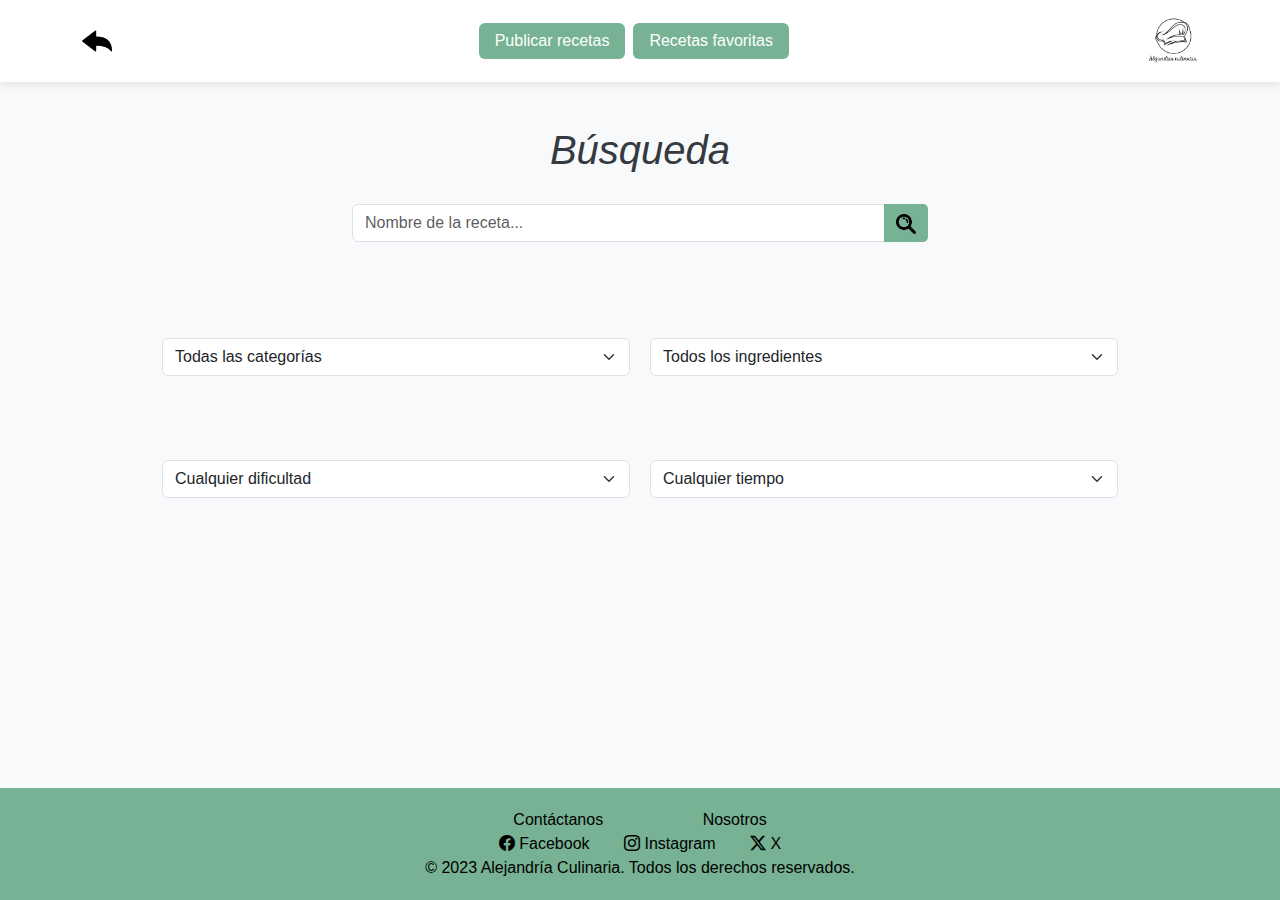
<file: Busqueda.html>
<!DOCTYPE html>
<html lang="es">

<head>
  <meta charset="UTF-8">
  <meta name="viewport" content="width=device-width, initial-scale=1.0">
  <title>Búsqueda - Alejandria Culinaria</title>
  <link rel="icon" href="assets/logoF.png" type="image/png">
  <link rel="stylesheet" href="css/bootstrap.min.css">
  <link rel="stylesheet" href="https://cdn.jsdelivr.net/npm/bootstrap-icons@1.11.1/font/bootstrap-icons.css">
  <link rel="stylesheet" href="Busqueda.css">
</head>

<body>
  <header class="header py-3">
    <div class="container">
      <div class="d-flex justify-content-between align-items-center">
        <a href="inicio.html" class="d-flex align-items-center">
          <img src="assets/Atras.png" alt="Volver" class="me-2" style="height: 30px;">
        </a>

        <div class="d-flex justify-content-center flex-grow-1">
          <div class="d-flex gap-2">
            <a href="Crear.html" class="btn btn-menu px-3">Publicar recetas</a>
            <a href="Favoritas.html" class="btn btn-menu px-3">Recetas favoritas</a>
          </div>
        </div>

        <div class="d-flex justify-content-end">
          <img src="assets/logo.png" alt="logo" class="logo">
        </div>
      </div>
    </div>
  </header>

  <main class="flex-grow-1 py-4">
    <div class="container">
      <h1 class="titulo">Búsqueda</h1>

      <div class="row justify-content-center mb-5">
        <div class="col-md-8 search-box">
          <div class="input-group">
            <input type="text" class="form-control" placeholder="Nombre de la receta...">
            <button class="btn btn-search" type="button" onclick="window.location.href='Recetas.html'">
              <img src="assets/buscar.png" alt="Buscar" class="search-icon">
            </button>
          </div>
        </div>
      </div>

      <div class="row justify-content-center filters-container mx-auto">

        <div class="row g-4 mb-3">
          <div class="col-lg-6 filter-col">
            <select class="form-select w-100">
              <option value="">Todas las categorías</option>
              <option>Ensaladas</option>
              <option>Platos principales</option>
              <option>Postres</option>
              <option>Bebidas</option>
            </select>
          </div>

          <div class="col-lg-6 filter-col">
            <select class="form-select w-100">
              <option value="">Todos los ingredientes</option>
              <option>Pollo</option>
              <option>Carne</option>
              <option>Pescado</option>
              <option>Vegetales</option>
            </select>
          </div>
        </div>

        <div class="row g-4" id="filtrom">
          <div class="col-lg-6 filter-col">
            <select class="form-select w-100">
              <option value="">Cualquier dificultad</option>
              <option>Fácil</option>
              <option>Media</option>
              <option>Difícil</option>
            </select>
          </div>

          <div class="col-lg-6 filter-col">
            <select class="form-select w-100">
              <option value="">Cualquier tiempo</option>
              <option>Menos de 30 min</option>
              <option>30-60 min</option>
              <option>Más de 1 hora</option>
            </select>
          </div>
        </div>
      </div>
    </div>
  </main>

  <footer class="footer">
    <div class="container">
      <div class="footer-container">
        <div class="footer-links">
          <a href="Contacto.html" class="footer-link">Contáctanos</a>
          <a href="Sobre nosotros.html" class="footer-link">Nosotros</a>
          <div class="social-icons">
            <a href="#" class="social-icon"><i class="bi bi-facebook"></i> Facebook</a>
            <a href="#" class="social-icon"><i class="bi bi-instagram"></i> Instagram</a>
            <a href="#" class="social-icon"><i class="bi bi-twitter-x"></i> X</a>
          </div>
        </div>

        <div class="copyright">
          © 2023 Alejandría Culinaria. Todos los derechos reservados.
        </div>
      </div>
    </div>
  </footer>

  <script src="./js/bootstrap.bundle.min.js"></script>
</body>

</html>
</file>
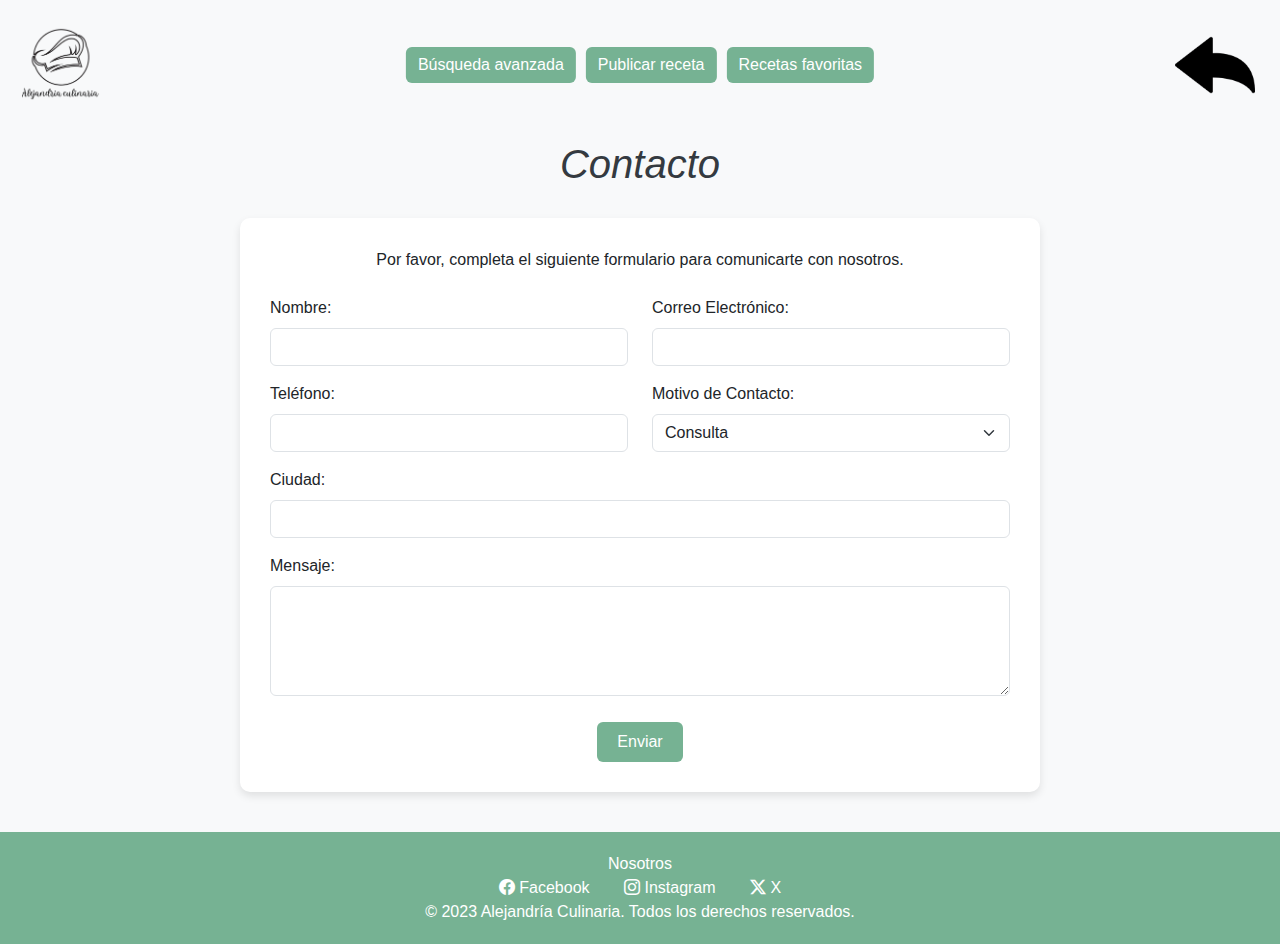
<file: Contacto.html>
<!DOCTYPE html>
<html lang="es">

<head>
    <meta charset="UTF-8">
    <meta name="viewport" content="width=device-width, initial-scale=1.0">
    <title>Contacto - Alejandria Culinaria</title>
    <link rel="icon" href="assets/logoF.png" type="image/png">
    <link rel="stylesheet" href="css/bootstrap.min.css">
    <link rel="stylesheet" href="https://cdn.jsdelivr.net/npm/bootstrap-icons@1.11.1/font/bootstrap-icons.css">
    <link rel="stylesheet" href="Contacto.css">
</head>

<body>
    <header>
        <div class="header-container">
            <img src="assets/logo.png" alt="logo" class="logo">

            <a href="inicio.html" class="btn-atras">
                <img src="assets/Atras.png" alt="Volver">
            </a>

            <div class="menus">
                <a href="Busqueda.html" class="btn">Búsqueda avanzada</a>
                <a href="Crear.html" class="btn">Publicar receta</a>
                <a href="Favoritas.html" class="btn">Recetas favoritas</a>
            </div>
        </div>
    </header>

    <main>
        <h1 class="titulo-principal">Contacto</h1>

        <div class="caja-contact">
            <p class="mb-4 text-center">Por favor, completa el siguiente formulario para comunicarte con nosotros.</p>

            <form method="post">
                <div class="row">
                    <div class="col-md-6">
                        <div class="mb-3">
                            <label for="nombre" class="form-label">Nombre:</label>
                            <input type="text" class="form-control" id="nombre" name="nombre" required>
                        </div>
                    </div>
                    <div class="col-md-6">
                        <div class="mb-3">
                            <label for="email" class="form-label">Correo Electrónico:</label>
                            <input type="email" class="form-control" id="email" name="email" required>
                        </div>
                    </div>
                </div>

                <div class="row">
                    <div class="col-md-6">
                        <div class="mb-3">
                            <label for="telefono" class="form-label">Teléfono:</label>
                            <input type="tel" class="form-control" id="telefono" name="telefono">
                        </div>
                    </div>
                    <div class="col-md-6">
                        <div class="mb-3">
                            <label for="motivo" class="form-label">Motivo de Contacto:</label>
                            <select class="form-select" id="motivo" name="motivo">
                                <option value="consulta">Consulta</option>
                                <option value="soporte">Soporte Técnico</option>
                                <option value="sugerencia">Sugerencia</option>
                                <option value="otro">Otro</option>
                            </select>
                        </div>
                    </div>
                </div>

                <div class="mb-3">
                    <label for="ciudad" class="form-label">Ciudad:</label>
                    <input class="form-control" list="ciudades" id="ciudad" name="ciudad">
                    <datalist id="ciudades">
                        <option value="Zacatecas">
                        <option value="Aguascalientes">
                        <option value="Ciudad de México">
                        <option value="Monterrey">
                        <option value="Veracruz">
                    </datalist>
                </div>

                <div class="mb-3">
                    <label for="mensaje" class="form-label">Mensaje:</label>
                    <textarea class="form-control" id="mensaje" name="mensaje" rows="4" required></textarea>
                </div>

                <div class="text-center">
                    <button type="submit" class="btn btn-enviar">Enviar</button>
                </div>
            </form>
        </div>
    </main>

    <footer class="footer">
        <div class="container">
            <div class="footer-container">
                <div class="footer-links">
                    <a href="Sobre nosotros.html" class="footer-link">Nosotros</a>
                    <div class="social-icons">
                        <a href="https://www.facebook.com/" class="social-icon"><i class="bi bi-facebook"></i>
                            Facebook</a>
                        <a href="https://www.instagram.com/" class="social-icon"><i class="bi bi-instagram"></i>
                            Instagram</a>
                        <a href="https://www.x.com/" class="social-icon"><i class="bi bi-twitter-x"></i> X</a>
                    </div>
                </div>

                <div class="copyright">
                    © 2023 Alejandría Culinaria. Todos los derechos reservados.
                </div>
            </div>
        </div>
    </footer>

    <script src="./js/bootstrap.bundle.min.js"></script>
    <script src="Contacto.js"></script>
</body>

</html>
</file>
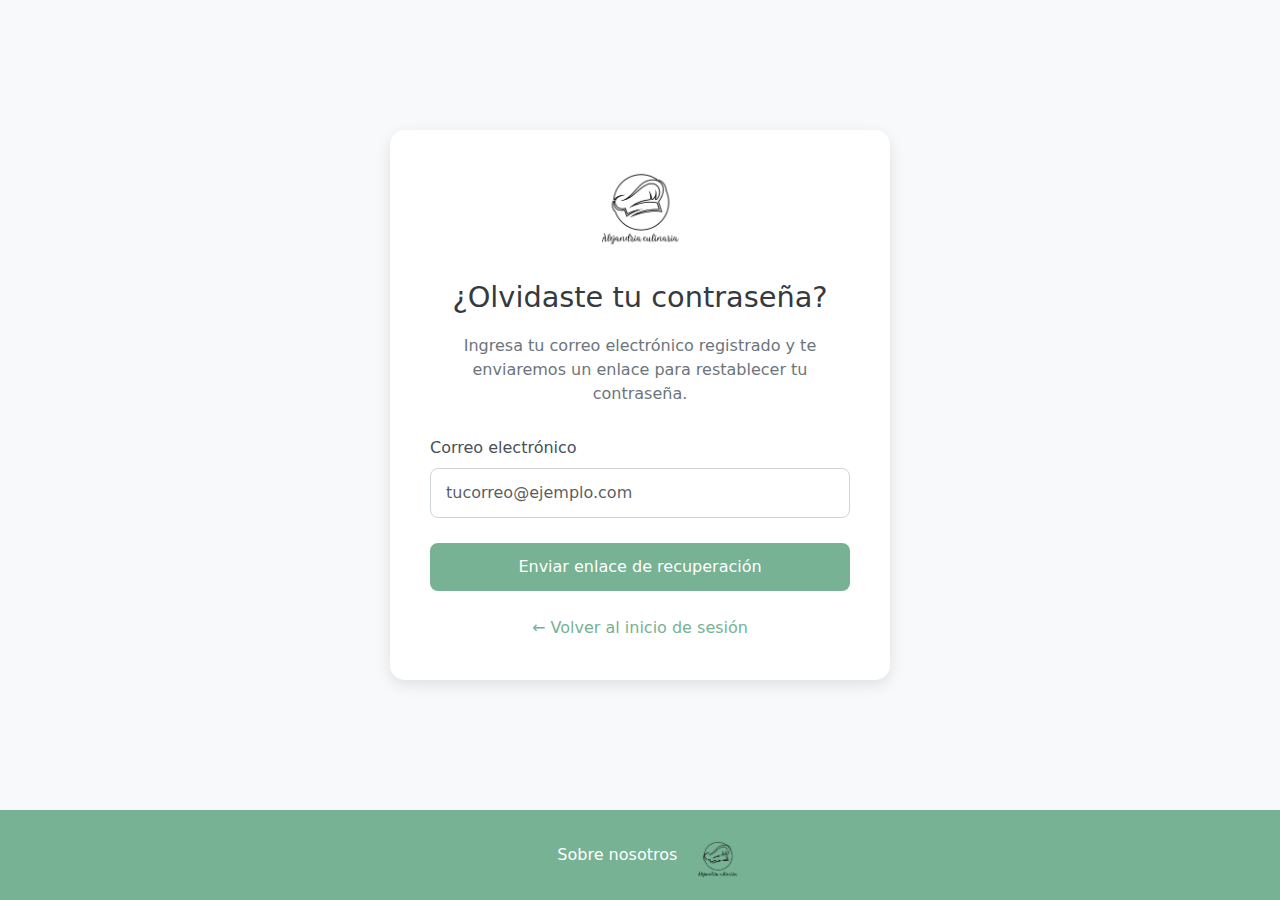
<file: Contraseña.html>
<!DOCTYPE html>
<html lang="es">
<head>
    <meta charset="UTF-8">
    <meta name="viewport" content="width=device-width, initial-scale=1.0">
    <title>Recuperar Contraseña - Alejandria Culinaria</title>
    <link rel="icon" href="assets/logoF.png" type="image/png">
    <!-- Bootstrap CSS -->
    <link href="https://cdn.jsdelivr.net/npm/bootstrap@5.3.0/dist/css/bootstrap.min.css" rel="stylesheet">
    <style>
        body {
            background-color: #f8f9fa;
            display: flex;
            flex-direction: column;
            min-height: 100vh;
        }
        .password-recovery-container {
            flex: 1;
            display: flex;
            align-items: center;
            justify-content: center;
            padding: 40px 15px;
        }
        .password-recovery-box {
            max-width: 500px;
            width: 100%;
            padding: 40px;
            background-color: white;
            border-radius: 15px;
            box-shadow: 0 5px 15px rgba(0,0,0,0.1);
            text-align: center;
        }
        .logo {
            margin-bottom: 30px;
        }
        .logo img {
            height: 80px;
        }
        h1 {
            color: #343a40;
            margin-bottom: 20px;
            font-size: 1.8rem;
        }
        p {
            color: #6c757d;
            margin-bottom: 30px;
        }
        .form-group {
            margin-bottom: 25px;
            text-align: left;
        }
        label {
            display: block;
            margin-bottom: 8px;
            font-weight: 500;
            color: #495057;
        }
        input[type="email"] {
            width: 100%;
            padding: 12px 15px;
            border: 1px solid #ced4da;
            border-radius: 8px;
            font-size: 1rem;
            transition: border-color 0.3s;
        }
        input[type="email"]:focus {
            border-color: #76b293;
            outline: none;
            box-shadow: 0 0 0 3px rgba(118, 178, 147, 0.25);
        }
        .submit-btn {
            width: 100%;
            padding: 12px;
            background-color: #76b293;
            color: white;
            border: none;
            border-radius: 8px;
            font-size: 1rem;
            font-weight: 500;
            cursor: pointer;
            transition: background-color 0.3s;
        }
        .submit-btn:hover {
            background-color: #5d9c7d;
        }
        .links {
            margin-top: 25px;
            text-align: center;
        }
        .links a {
            color: #76b293;
            text-decoration: none;
            font-weight: 500;
            transition: color 0.3s;
        }
        .links a:hover {
            color: #5d9c7d;
            text-decoration: underline;
        }
        footer {
            background-color: #76b293;
            color: white;
            padding: 20px 0;
            text-align: center;
            margin-top: auto;
        }
        footer a {
            color: white;
            margin: 0 15px;
            text-decoration: none;
        }
        .logof {
            height: 40px;
            margin-top: 10px;
        }
    </style>
</head>
<body>
    <div class="password-recovery-container">
        <div class="password-recovery-box">
            <div class="logo">
                <img src="assets/logo.png" alt="Alejandría Culinaria">
            </div>
            <h1>¿Olvidaste tu contraseña?</h1>
            <p>Ingresa tu correo electrónico registrado y te enviaremos un enlace para restablecer tu contraseña.</p>
            
            <form class="recovery-form" id="recoveryForm">
                <div class="form-group">
                    <label for="email">Correo electrónico</label>
                    <input type="email" id="email" name="email" class="form-control" placeholder="tucorreo@ejemplo.com" required>
                </div>
                
                <button type="submit" class="submit-btn">Enviar enlace de recuperación</button>
                
                <div class="links">
                    <a href="index.html">← Volver al inicio de sesión</a>
                </div>
            </form>
        </div>
    </div>

    <footer class="footer">
        <div class="container">
            <a href="About.html">Sobre nosotros</a>
            <img src="assets/logo.png" alt="logo" class="logof">
        </div>
    </footer>

    <!-- Bootstrap JS -->
    <script src="https://cdn.jsdelivr.net/npm/bootstrap@5.3.0/dist/js/bootstrap.bundle.min.js"></script>
</body>
</html>
</file>
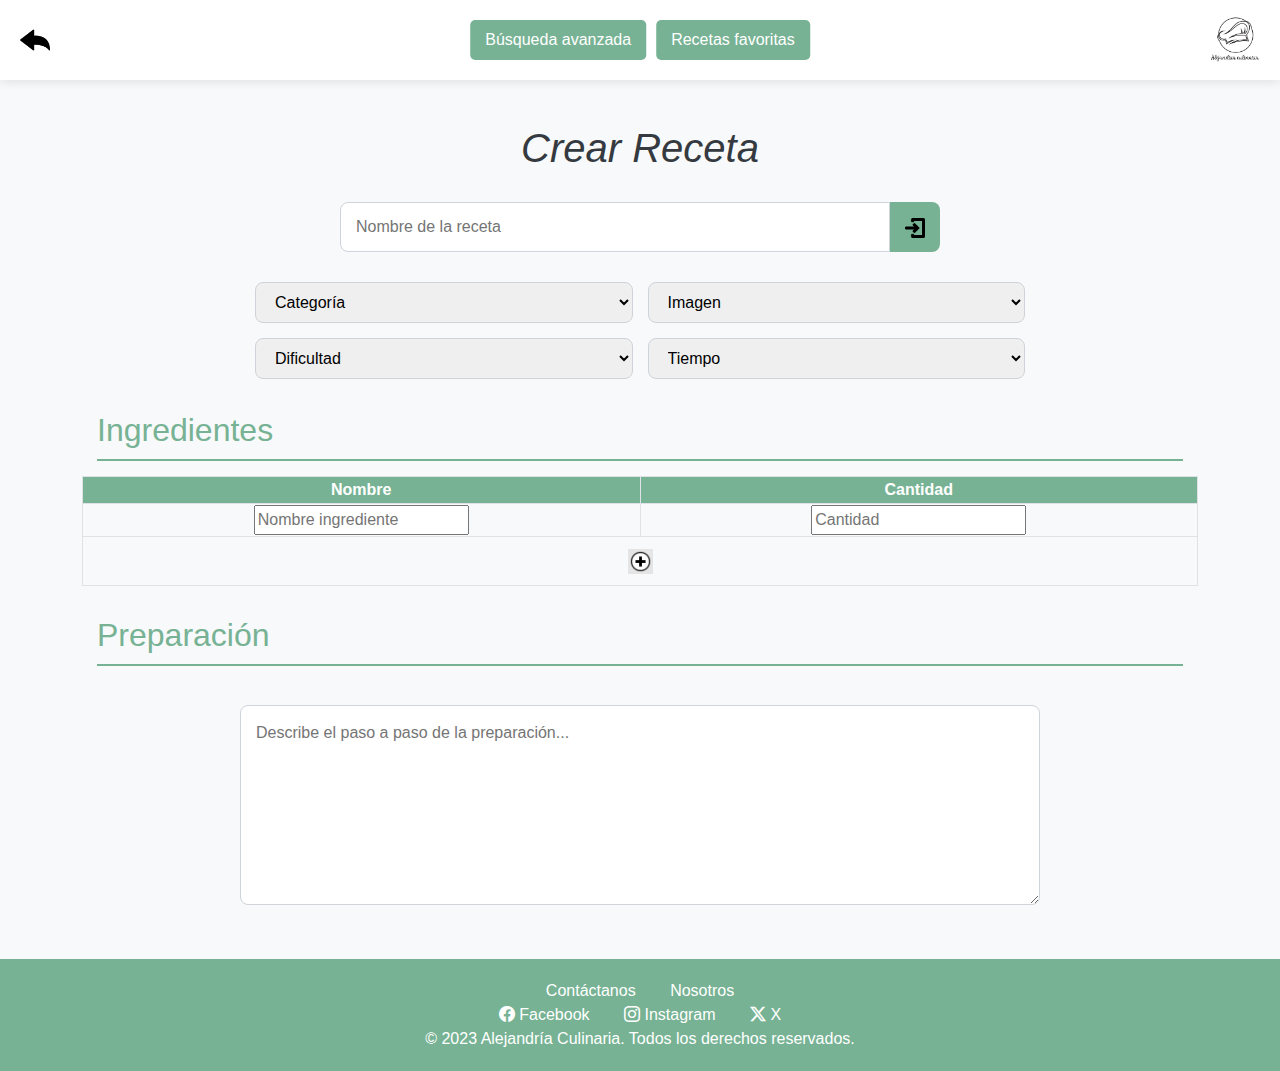
<file: Crear.html>
<!DOCTYPE html>
<html lang="es">

<head>
  <meta charset="UTF-8">
  <meta name="viewport" content="width=device-width, initial-scale=1.0">
  <title>Crear Receta - Alejandria Culinaria</title>
  <link rel="icon" href="assets/logoF.png" type="image/png">
  <link rel="stylesheet" href="css/bootstrap.min.css">
  <link rel="stylesheet" href="https://cdn.jsdelivr.net/npm/bootstrap-icons@1.11.1/font/bootstrap-icons.css">
  <link rel="stylesheet" href="Crear.css">
</head>

<body>

  <header class="header">
    <a href="inicio.html"><img src="assets/Atras.png" alt="Volver" class="atras"></a>
    <div class="menus">
      <a href="Busqueda.html" class="btn btn-menu">Búsqueda avanzada</a>
      <a href="Favoritas.html" class="btn btn-menu">Recetas favoritas</a>
    </div>
    <img src="assets/logo.png" alt="logo" class="logo">
  </header>

  <main class="flex-grow-1 py-4">
    <div class="container">
      <h1 class="titulop">Crear Receta</h1>

      <div id="resultadoGeneral" class="resultados"></div>

      <form id="formReceta">
        <div class="busquedac">
          <div class="input-container">
            <label for="nombreReceta"></label>
            <input type="text" id="nombreReceta" placeholder="Nombre de la receta">
          </div>
          <button class="btn-submit" type="button" id="btnPublicar">
            <img src="assets/Subir.png" alt="Crear" class="submit-icon">
          </button>
        </div>

        <div id="nombreError" class="error-message"></div>

        <div class="filtros">
          <div class="select-container">
            <select id="categoria">
              <option value="">Categoría</option>
              <option>Ensaladas</option>
              <option>Platos principales</option>
              <option>Postres</option>
              <option>Bebidas</option>
            </select>
            <div id="categoriaError" class="error-message"></div>
          </div>

          <div class="select-container">
            <select id="imagen">
              <option value="">Imagen</option>
              <option>Subir imagen...</option>
            </select>
            <div id="imagenError" class="error-message"></div>
          </div>

          <div class="select-container">
            <select id="dificultad">
              <option value="">Dificultad</option>
              <option>Fácil</option>
              <option>Media</option>
              <option>Difícil</option>
            </select>
            <div id="dificultadError" class="error-message"></div>
          </div>

          <div class="select-container">
            <select id="tiempo">
              <option value="">Tiempo</option>
              <option>Menos de 30 min</option>
              <option>30-60 min</option>
              <option>Más de 1 hora</option>
            </select>
            <div id="tiempoError" class="error-message"></div>
          </div>
        </div>

        <h2 class="titulop1">Ingredientes</h2>
        <table class="ingredientes-table" id="tablaIngredientes">
          <thead>
            <tr>
              <th>Nombre</th>
              <th>Cantidad</th>
            </tr>
          </thead>
          <tbody>
            <tr>
              <td><input type="text" class="ingrediente-input ingrediente-nombre" placeholder="Nombre ingrediente"></td>
              <td><input type="text" class="ingrediente-input ingrediente-cantidad" placeholder="Cantidad"></td>
            </tr>
            <tr>
              <td colspan="2" style="text-align: center;">
                <button type="button" class="btn-agregar" id="btnAgregarIngrediente">
                  <img src="assets/agregar.png" alt="Agregar ingrediente" class="agregar-icon">
                </button>
              </td>
            </tr>
          </tbody>
        </table>
        <div id="ingredientesError" class="ingredientes-error"></div>

        <h2 class="titulop1">Preparación</h2>
        <label for="preparacion"></label>
        <textarea id="preparacion" class="textareaPre"
          placeholder="Describe el paso a paso de la preparación..."></textarea>
        <div id="preparacionError" class="preparacion-error"></div>
      </form>
    </div>
  </main>

  <footer class="footer">
    <div class="container">
      <div class="footer-container">
        <div class="footer-links">
          <a href="Contacto.html" class="footer-link">Contáctanos</a>
          <a href="Sobre nosotros.html" class="footer-link">Nosotros</a>
          <div class="social-icons">
            <a href="https://www.facebook.com/" class="social-icon"><i class="bi bi-facebook"></i> Facebook</a>
            <a href="https://www.instagram.com/" class="social-icon"><i class="bi bi-instagram"></i> Instagram</a>
            <a href="https://www.x.com/" class="social-icon"><i class="bi bi-twitter-x"></i> X</a>
          </div>
        </div>

        <div class="copyright">
          © 2023 Alejandría Culinaria. Todos los derechos reservados.
        </div>
      </div>
    </div>
  </footer>

  <script src="./js/bootstrap.bundle.min.js"></script>
  <script src="Crear.js"></script>
</body>

</html>
</file>
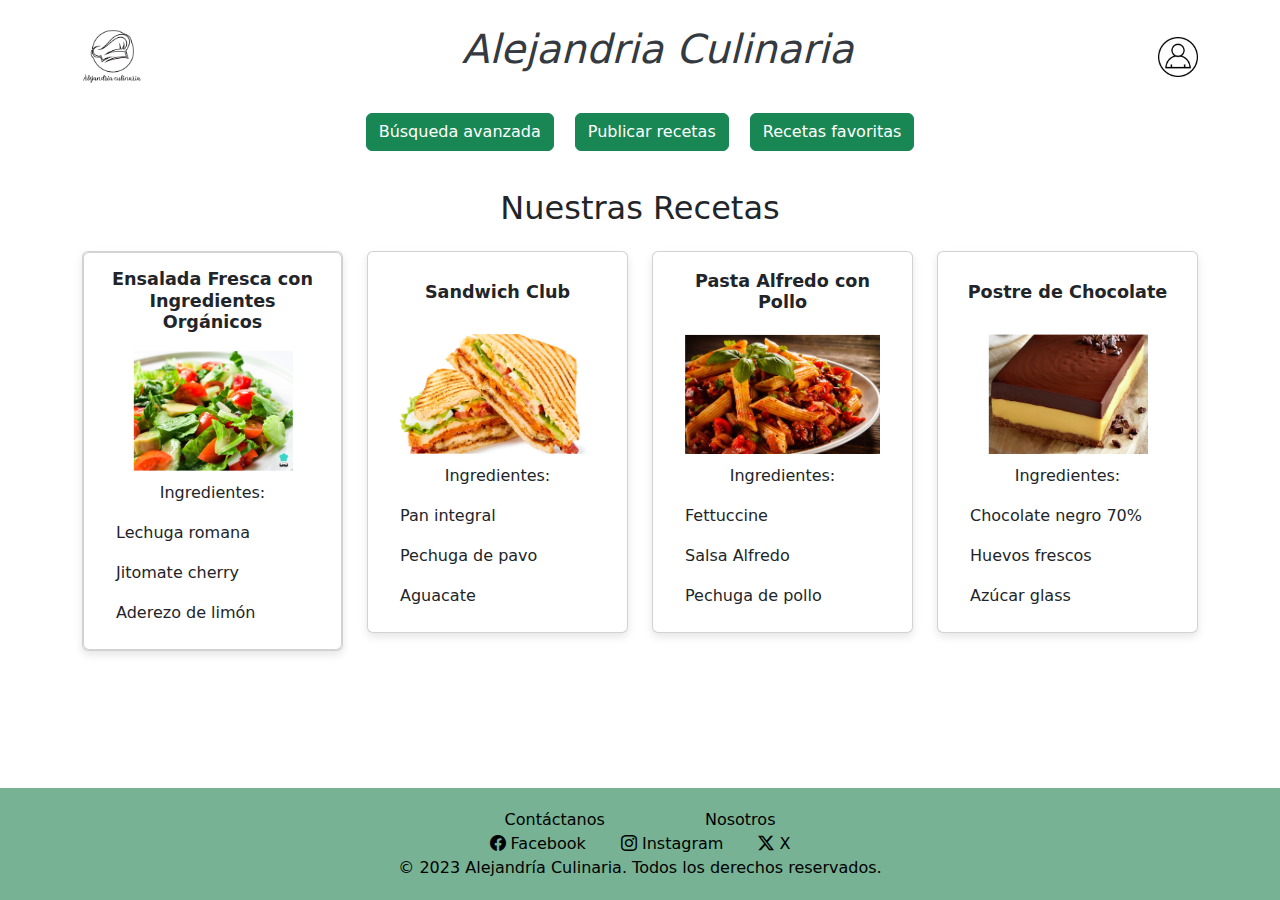
<file: inicio.html>
<!DOCTYPE html>
<html lang="es">

<head>
    <meta charset="UTF-8">
    <meta name="viewport" content="width=device-width, initial-scale=1.0">
    <title>Alejandria Culinaria</title>
    <link rel="icon" href="assets/logoF.png" type="image/png">
    <link rel="stylesheet" href="Inicio.css">
    <link rel="stylesheet" href="css/bootstrap.min.css">
    <link rel="stylesheet" href="https://cdn.jsdelivr.net/npm/bootstrap-icons@1.11.1/font/bootstrap-icons.css">
</head>

<body>
    <header class="container">
        <div class="header-container">
            <img src="assets/logo.png" alt="logo" class="logo">
            <h1 class="titulo-principal"><i>Alejandria Culinaria</i></h1>
            <a href="Perfil.html"><img src="assets/Perfil.png" alt="Imagen perfil" class="atras"></a>
        </div>
    </header>

    <main class="container main-content">

        <div class="menu-botones">
            <a href="Busqueda.html" class="btn btn-success mx-2 mb-2">Búsqueda avanzada</a>
            <a href="Crear.html" class="btn btn-success mx-2 mb-2">Publicar recetas</a>
            <a href="Favoritas.html" class="btn btn-success mx-2 mb-2">Recetas favoritas</a>
        </div>

        <h2 class="text-center mb-4">Nuestras Recetas</h2>
        <div class="row g-4">
            <div class="col-12 col-sm-6 col-md-4 col-lg-3">
                <div class="card card-receta equal-height">
                    <a href="Receta.html" class="card" style="text-decoration: none;">
                        <div class="card-body">
                            <h3 class="card-title">Ensalada Fresca con Ingredientes Orgánicos</h3>
                            <div class="card-img-container">
                                <img src="assets/ensalada.png" class="card-img" alt="Ensalada">
                            </div>
                            <div class="ingredientes">
                                <p class="card-text text-center mb-2">Ingredientes:</p>
                                <ul class="list-group list-group-flush">
                                    <li class="list-group-item bg-transparent border-0">Lechuga romana</li>
                                    <li class="list-group-item bg-transparent border-0">Jitomate cherry</li>
                                    <li class="list-group-item bg-transparent border-0">Aderezo de limón</li>
                                </ul>
                            </div>
                        </div>
                    </a>
                </div>
            </div>

            <div class="col-12 col-sm-6 col-md-4 col-lg-3">
                <div class="card card-receta equal-height">
                    <div class="card-body">
                        <h3 class="card-title">Sandwich Club</h3>
                        <div class="card-img-container">
                            <img src="assets/sandwich.png" class="card-img" alt="Sandwich">
                        </div>
                        <div class="ingredientes">
                            <p class="card-text text-center mb-2">Ingredientes:</p>
                            <ul class="list-group list-group-flush">
                                <li class="list-group-item bg-transparent border-0">Pan integral</li>
                                <li class="list-group-item bg-transparent border-0">Pechuga de pavo</li>
                                <li class="list-group-item bg-transparent border-0">Aguacate</li>
                            </ul>
                        </div>
                    </div>
                </div>
            </div>

            <div class="col-12 col-sm-6 col-md-4 col-lg-3">
                <div class="card card-receta equal-height">
                    <div class="card-body">
                        <h3 class="card-title">Pasta Alfredo con Pollo</h3>
                        <div class="card-img-container">
                            <img src="assets/pasta.png" class="card-img" alt="Pasta">
                        </div>
                        <div class="ingredientes">
                            <p class="card-text text-center mb-2">Ingredientes:</p>
                            <ul class="list-group list-group-flush">
                                <li class="list-group-item bg-transparent border-0">Fettuccine</li>
                                <li class="list-group-item bg-transparent border-0">Salsa Alfredo</li>
                                <li class="list-group-item bg-transparent border-0">Pechuga de pollo</li>
                            </ul>
                        </div>
                    </div>
                </div>
            </div>

            <div class="col-12 col-sm-6 col-md-4 col-lg-3">
                <div class="card card-receta equal-height">
                    <div class="card-body">
                        <h3 class="card-title">Postre de Chocolate</h3>
                        <div class="card-img-container">
                            <img src="assets/postre.png" class="card-img" alt="Postre">
                        </div>
                        <div class="ingredientes">
                            <p class="card-text text-center mb-2">Ingredientes:</p>
                            <ul class="list-group list-group-flush">
                                <li class="list-group-item bg-transparent border-0">Chocolate negro 70%</li>
                                <li class="list-group-item bg-transparent border-0">Huevos frescos</li>
                                <li class="list-group-item bg-transparent border-0">Azúcar glass</li>
                            </ul>
                        </div>
                    </div>
                </div>
            </div>
        </div>
    </main>

    <footer class="footer">
        <div class="container">
            <div class="footer-container">
                <div class="footer-links">
                    <a href="Contacto.html" class="footer-link">Contáctanos</a>
                    <a href="Sobre nosotros.html" class="footer-link">Nosotros</a>
                    <div class="social-icons">
                        <a href="https://www.facebook.com/" class="social-icon"><i class="bi bi-facebook"></i>
                            Facebook</a>
                        <a href="https://www.instagram.com/" class="social-icon"><i class="bi bi-instagram"></i>
                            Instagram</a>
                        <a href="https://www.x.com/" class="social-icon"><i class="bi bi-twitter-x"></i> X</a>
                    </div>
                </div>

                <div class="copyright">
                    © 2023 Alejandría Culinaria. Todos los derechos reservados.
                </div>
            </div>
        </div>
    </footer>

    <script src="./js/bootstrap.bundle.min.js"></script>
</body>

</html>
</file>
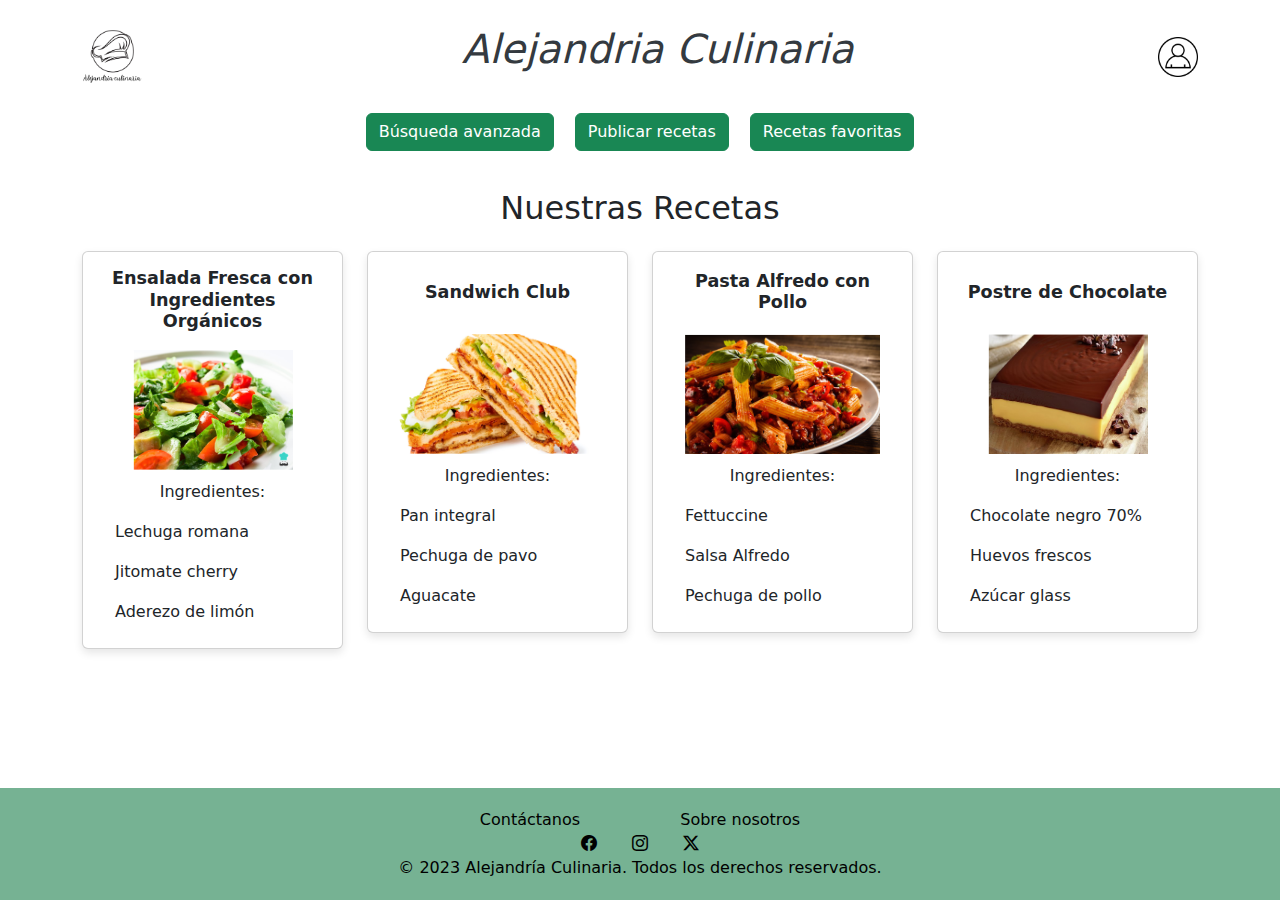
<file: Inicio.html>
<!DOCTYPE html>
<html lang="es">
<head>
    <meta charset="UTF-8">
    <meta name="viewport" content="width=device-width, initial-scale=1.0">
    <title>Alejandria Culinaria</title>
    <link rel="icon" href="assets/logoF.png" type="image/png">
    <link rel="stylesheet" href="Inicio.css">
    <link href="https://cdn.jsdelivr.net/npm/bootstrap@5.3.0/dist/css/bootstrap.min.css" rel="stylesheet">
    <link rel="stylesheet" href="https://cdn.jsdelivr.net/npm/bootstrap-icons@1.11.1/font/bootstrap-icons.css">
</head>

<body>
    <!-- Encabezado -->
    <header class="container">
        <div class="header-container">
            <img src="assets/logo.png" alt="logo" class="logo">
            <h1 class="titulo-principal"><i>Alejandria Culinaria</i></h1>
            <a href="Perfil.html"><img src="assets/Perfil.png" alt="Imagen perfil" class="atras"></a>
        </div>
    </header>

    <!-- Contenido principal -->
    <main class="container main-content">
        <!-- Menú de botones -->
        <div class="menu-botones">
            <a href="Busqueda.html" class="btn btn-success mx-2 mb-2">Búsqueda avanzada</a>
            <a href="Crear.html" class="btn btn-success mx-2 mb-2">Publicar recetas</a>
            <a href="Favoritas.html" class="btn btn-success mx-2 mb-2">Recetas favoritas</a>
        </div>
        
        <!-- Sección de recetas -->
        <h2 class="text-center mb-4">Nuestras Recetas</h2>
        <div class="row g-4">
            <!-- Tarjeta 1 -->
            <div class="col-12 col-sm-6 col-md-4 col-lg-3" href="">
                <div class="card card-receta equal-height">
                    <div class="card-body">
                        <h3 class="card-title">Ensalada Fresca con Ingredientes Orgánicos</h3>
                        <div class="card-img-container">
                            <img src="assets/ensalada.png" class="card-img" alt="Ensalada">
                        </div>
                        <div class="ingredientes">
                            <p class="card-text text-center mb-2">Ingredientes:</p>
                            <ul class="list-group list-group-flush">
                                <li class="list-group-item bg-transparent border-0">Lechuga romana</li>
                                <li class="list-group-item bg-transparent border-0">Jitomate cherry</li>
                                <li class="list-group-item bg-transparent border-0">Aderezo de limón</li>
                            </ul>
                        </div>
                    </div>
                </div>
            </div>
            
            <!-- Tarjeta 2 -->
            <div class="col-12 col-sm-6 col-md-4 col-lg-3">
                <div class="card card-receta equal-height">
                    <div class="card-body">
                        <h3 class="card-title">Sandwich Club</h3>
                        <div class="card-img-container">
                            <img src="assets/sandwich.png" class="card-img" alt="Sandwich">
                        </div>
                        <div class="ingredientes">
                            <p class="card-text text-center mb-2">Ingredientes:</p>
                            <ul class="list-group list-group-flush">
                                <li class="list-group-item bg-transparent border-0">Pan integral</li>
                                <li class="list-group-item bg-transparent border-0">Pechuga de pavo</li>
                                <li class="list-group-item bg-transparent border-0">Aguacate</li>
                            </ul>
                        </div>
                    </div>
                </div>
            </div>
            
            <!-- Tarjeta 3 -->
            <div class="col-12 col-sm-6 col-md-4 col-lg-3">
                <div class="card card-receta equal-height">
                    <div class="card-body">
                        <h3 class="card-title">Pasta Alfredo con Pollo</h3>
                        <div class="card-img-container">
                            <img src="assets/pasta.png" class="card-img" alt="Pasta">
                        </div>
                        <div class="ingredientes">
                            <p class="card-text text-center mb-2">Ingredientes:</p>
                            <ul class="list-group list-group-flush">
                                <li class="list-group-item bg-transparent border-0">Fettuccine</li>
                                <li class="list-group-item bg-transparent border-0">Salsa Alfredo</li>
                                <li class="list-group-item bg-transparent border-0">Pechuga de pollo</li>
                            </ul>
                        </div>
                    </div>
                </div>
            </div>
            
            <!-- Tarjeta 4 -->
            <div class="col-12 col-sm-6 col-md-4 col-lg-3">
                <div class="card card-receta equal-height">
                    <div class="card-body">
                        <h3 class="card-title">Postre de Chocolate</h3>
                        <div class="card-img-container">
                            <img src="assets/postre.png" class="card-img" alt="Postre">
                        </div>
                        <div class="ingredientes">
                            <p class="card-text text-center mb-2">Ingredientes:</p>
                            <ul class="list-group list-group-flush">
                                <li class="list-group-item bg-transparent border-0">Chocolate negro 70%</li>
                                <li class="list-group-item bg-transparent border-0">Huevos frescos</li>
                                <li class="list-group-item bg-transparent border-0">Azúcar glass</li>
                            </ul>
                        </div>
                    </div>
                </div>
            </div>
        </div>
    </main>

    <!-- Footer -->
    <footer class="footer">
        <div class="container">
            <div class="footer-container">
                <div class="footer-links">
                    <a href="Contact.html" class="footer-link">Contáctanos</a>
                    <a href="About.html" class="footer-link">Sobre nosotros</a>
                    <div class="social-icons">
                        <a href="#" class="social-icon"><i class="bi bi-facebook"></i></a>
                        <a href="#" class="social-icon"><i class="bi bi-instagram"></i></a>
                        <a href="#" class="social-icon"><i class="bi bi-twitter-x"></i></a>
                    </div>
                </div>

                <div class="copyright">
                    © 2023 Alejandría Culinaria. Todos los derechos reservados.
                </div>
            </div>
        </div>
    </footer>

    <!-- Bootstrap JS -->
    <script src="https://cdn.jsdelivr.net/npm/bootstrap@5.3.0/dist/js/bootstrap.bundle.min.js"></script>
</body>
</html>
</file>
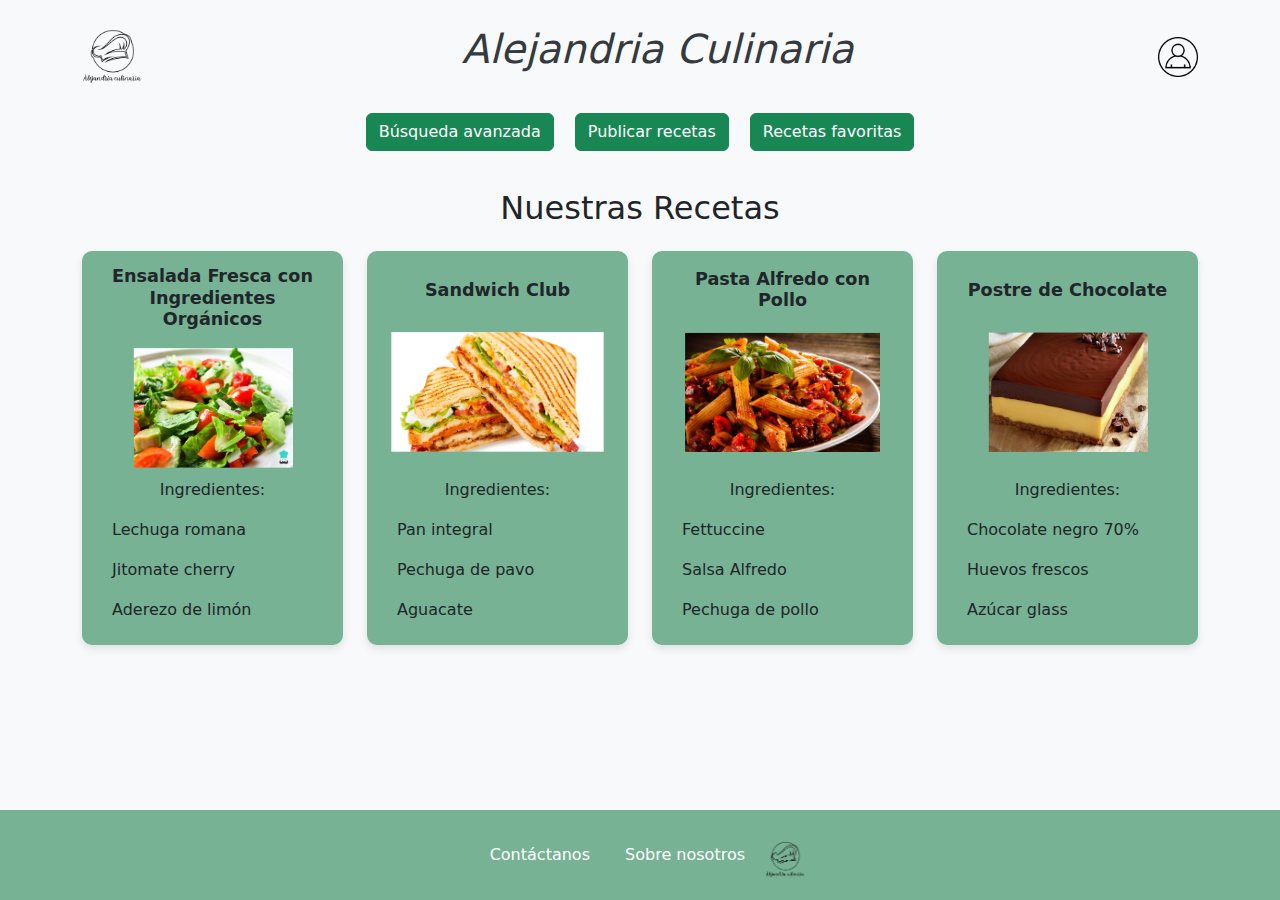
<file: InicioF.html>
<!DOCTYPE html>
<html lang="es">
<head>
    <meta charset="UTF-8">
    <meta name="viewport" content="width=device-width, initial-scale=1.0">
    <title>Alejandria Culinaria</title>
    <link rel="icon" href="assets/logoF.png" type="image/png">
    <!-- Bootstrap CSS -->
    <link href="https://cdn.jsdelivr.net/npm/bootstrap@5.3.0/dist/css/bootstrap.min.css" rel="stylesheet">
    <style>
        body {
            background-color: #f8f9fa;
            display: flex;
            flex-direction: column;
            min-height: 100vh;
        }
        .header-container {
            display: flex;
            justify-content: space-between;
            align-items: center;
            padding: 15px 0;
        }
        .logo {
            height: 60px;
            margin-right: 15px;
        }
        .atras {
            height: 40px;
        }
        .titulo-principal {
            text-align: center;
            margin: 10px 0 25px;
            color: #343a40;
            flex-grow: 1;
        }
        .menu-botones {
            text-align: center;
            margin-bottom: 30px;
        }
        .card-receta {
            background-color: #76b293;
            border: none;
            border-radius: 10px;
            box-shadow: 0 4px 8px rgba(0,0,0,0.1);
            transition: transform 0.3s;
            height: 100%;
            display: flex;
            flex-direction: column;
        }
        .card-receta:hover {
            transform: translateY(-5px);
        }
        .card-img-container {
            height: 120px;
            display: flex;
            align-items: center;
            justify-content: center;
            margin: 10px 0;
        }
        .card-receta .card-img {
            max-width: 100%;
            max-height: 120px;
            object-fit: contain;
        }
        .card-title {
            text-align: center;
            font-weight: bold;
            font-size: 1.1rem;
            min-height: 3rem;
            display: flex;
            align-items: center;
            justify-content: center;
            padding: 0 10px;
        }
        .card-body {
            display: flex;
            flex-direction: column;
            flex-grow: 1;
            padding: 15px;
        }
        .ingredientes {
            margin-top: auto;
        }
        .list-group-item {
            white-space: nowrap;
            overflow: hidden;
            text-overflow: ellipsis;
            padding: 8px 15px;
        }
        footer {
            background-color: #76b293;
            color: white;
            padding: 20px 0;
            text-align: center;
            margin-top: auto;
        }
        footer a {
            color: white;
            margin: 0 15px;
            text-decoration: none;
        }
        .logof {
            height: 40px;
            margin-top: 10px;
        }
        .main-content {
            flex: 1;
            padding-bottom: 30px;
        }
        .equal-height {
            display: flex;
            flex-direction: column;
            height: 100%;
        }
    </style>
</head>

<body>
    <!-- Encabezado -->
    <header class="container">
        <div class="header-container">
            <img src="assets/logo.png" alt="logo" class="logo">
            <h1 class="titulo-principal"><i>Alejandria Culinaria</i></h1>
            <a href="Perfil.html"><img src="assets/Perfil.png" alt="Imagen perfil" class="atras"></a>
        </div>
    </header>

    <!-- Contenido principal -->
    <main class="container main-content">
        <!-- Menú de botones -->
        <div class="menu-botones">
            <a href="Busqueda.html" class="btn btn-success mx-2 mb-2">Búsqueda avanzada</a>
            <a href="Crear.html" class="btn btn-success mx-2 mb-2">Publicar recetas</a>
            <a href="Favoritas.html" class="btn btn-success mx-2 mb-2">Recetas favoritas</a>
        </div>
        
        <!-- Sección de recetas -->
        <h2 class="text-center mb-4">Nuestras Recetas</h2>
        <div class="row g-4">
            <!-- Tarjeta 1 -->
            <div class="col-12 col-sm-6 col-md-4 col-lg-3">
                <div class="card card-receta equal-height">
                    <div class="card-body">
                        <h3 class="card-title">Ensalada Fresca con Ingredientes Orgánicos</h3>
                        <div class="card-img-container">
                            <img src="assets/ensalada.png" class="card-img" alt="Ensalada">
                        </div>
                        <div class="ingredientes">
                            <p class="card-text text-center mb-2">Ingredientes:</p>
                            <ul class="list-group list-group-flush">
                                <li class="list-group-item bg-transparent border-0">Lechuga romana</li>
                                <li class="list-group-item bg-transparent border-0">Jitomate cherry</li>
                                <li class="list-group-item bg-transparent border-0">Aderezo de limón</li>
                            </ul>
                        </div>
                    </div>
                </div>
            </div>
            
            <!-- Tarjeta 2 -->
            <div class="col-12 col-sm-6 col-md-4 col-lg-3">
                <div class="card card-receta equal-height">
                    <div class="card-body">
                        <h3 class="card-title">Sandwich Club</h3>
                        <div class="card-img-container">
                            <img src="assets/sandwich.png" class="card-img" alt="Sandwich">
                        </div>
                        <div class="ingredientes">
                            <p class="card-text text-center mb-2">Ingredientes:</p>
                            <ul class="list-group list-group-flush">
                                <li class="list-group-item bg-transparent border-0">Pan integral</li>
                                <li class="list-group-item bg-transparent border-0">Pechuga de pavo</li>
                                <li class="list-group-item bg-transparent border-0">Aguacate</li>
                            </ul>
                        </div>
                    </div>
                </div>
            </div>
            
            <!-- Tarjeta 3 -->
            <div class="col-12 col-sm-6 col-md-4 col-lg-3">
                <div class="card card-receta equal-height">
                    <div class="card-body">
                        <h3 class="card-title">Pasta Alfredo con Pollo</h3>
                        <div class="card-img-container">
                            <img src="assets/pasta.png" class="card-img" alt="Pasta">
                        </div>
                        <div class="ingredientes">
                            <p class="card-text text-center mb-2">Ingredientes:</p>
                            <ul class="list-group list-group-flush">
                                <li class="list-group-item bg-transparent border-0">Fettuccine</li>
                                <li class="list-group-item bg-transparent border-0">Salsa Alfredo</li>
                                <li class="list-group-item bg-transparent border-0">Pechuga de pollo</li>
                            </ul>
                        </div>
                    </div>
                </div>
            </div>
            
            <!-- Tarjeta 4 -->
            <div class="col-12 col-sm-6 col-md-4 col-lg-3">
                <div class="card card-receta equal-height">
                    <div class="card-body">
                        <h3 class="card-title">Postre de Chocolate</h3>
                        <div class="card-img-container">
                            <img src="assets/postre.png" class="card-img" alt="Postre">
                        </div>
                        <div class="ingredientes">
                            <p class="card-text text-center mb-2">Ingredientes:</p>
                            <ul class="list-group list-group-flush">
                                <li class="list-group-item bg-transparent border-0">Chocolate negro 70%</li>
                                <li class="list-group-item bg-transparent border-0">Huevos frescos</li>
                                <li class="list-group-item bg-transparent border-0">Azúcar glass</li>
                            </ul>
                        </div>
                    </div>
                </div>
            </div>
        </div>
    </main>

    <!-- Footer -->
    <footer>
        <div class="container">
            <a href="Contact.html">Contáctanos</a>
            <a href="AboutI.html">Sobre nosotros</a>
            <img src="assets/logo.png" alt="logo" class="logof">
        </div>
    </footer>

    <!-- Bootstrap JS -->
    <script src="https://cdn.jsdelivr.net/npm/bootstrap@5.3.0/dist/js/bootstrap.bundle.min.js"></script>
</body>
</html>
</file>
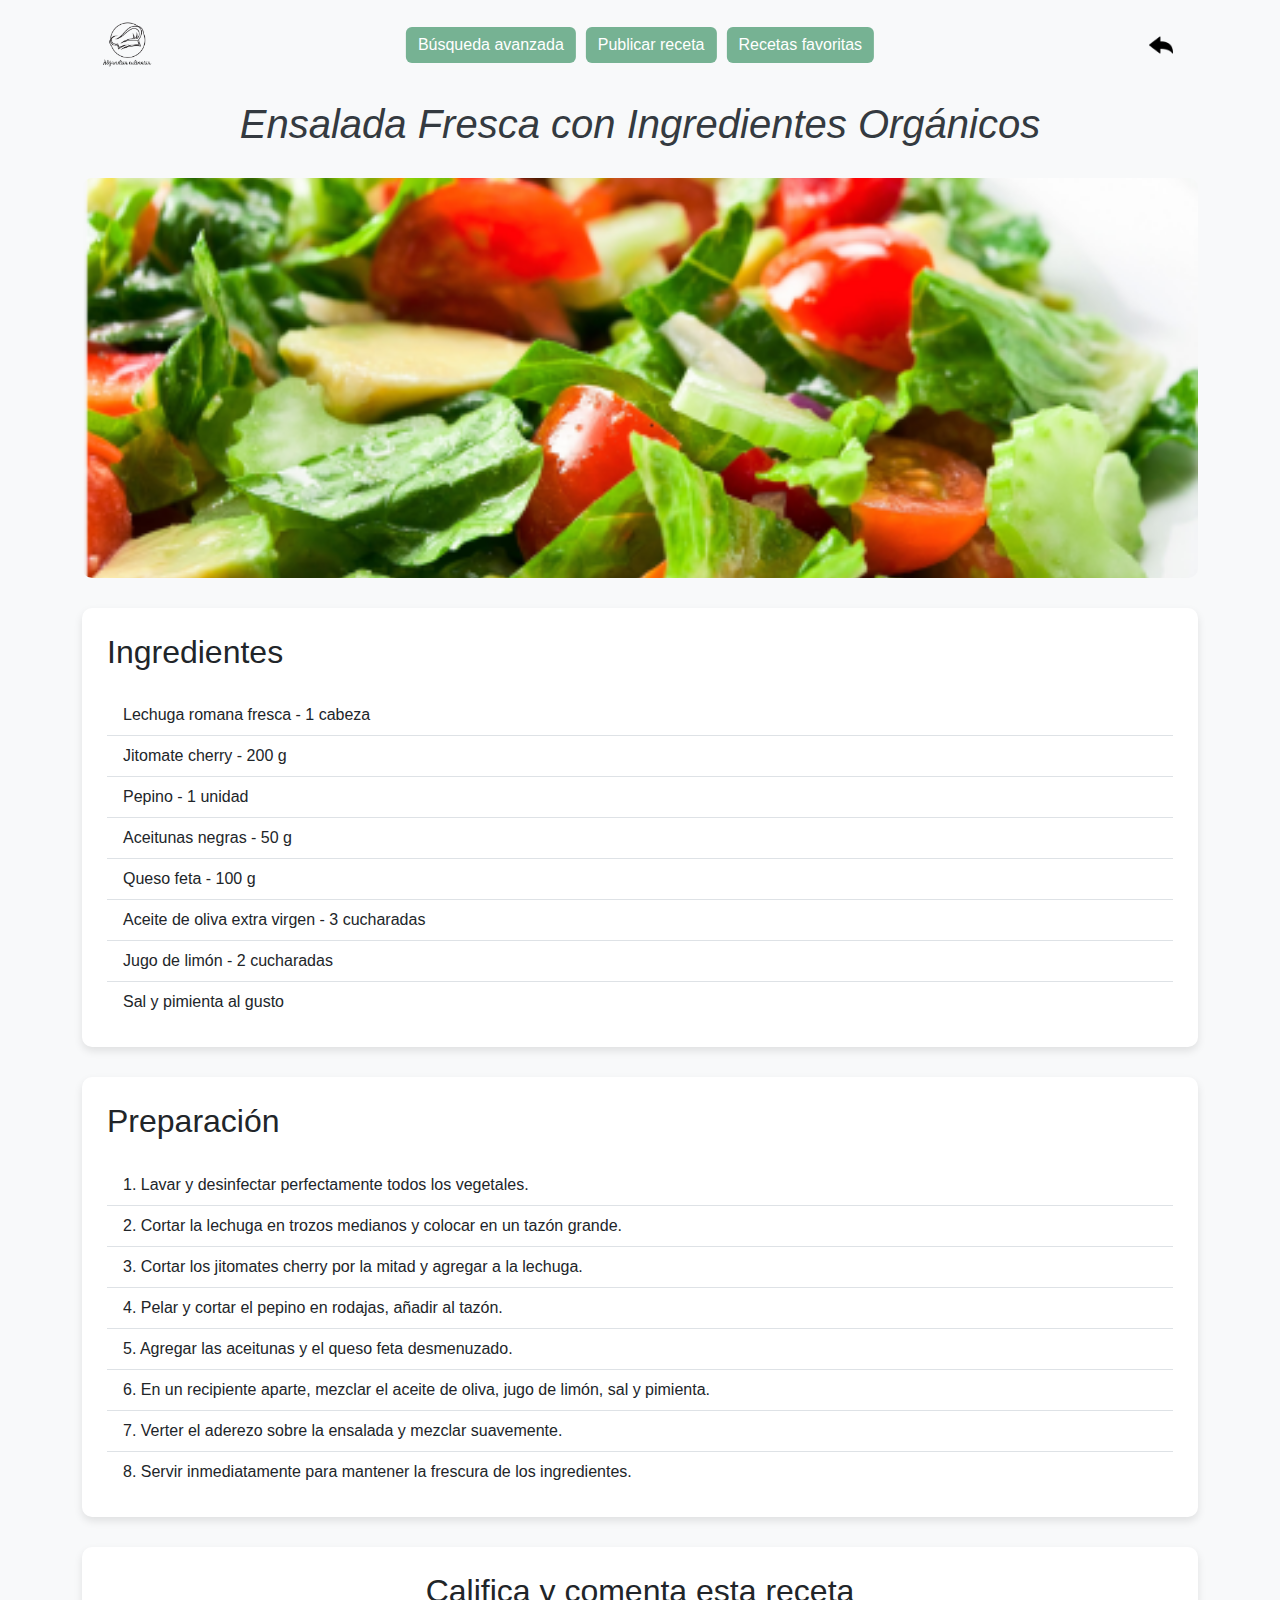
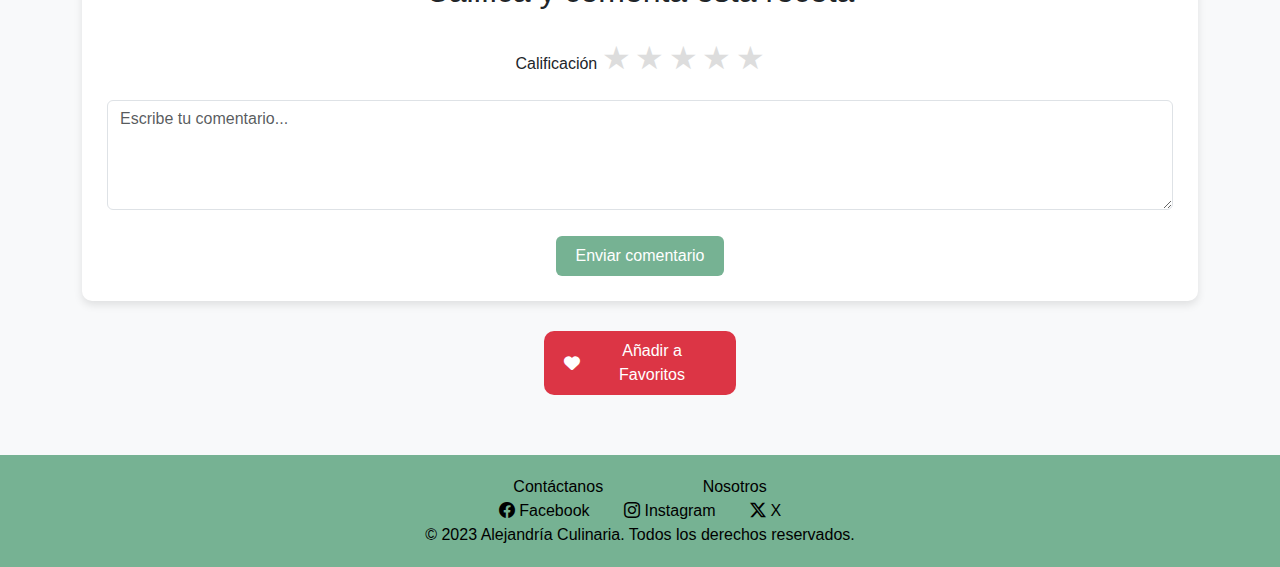
<file: Receta.html>
<!DOCTYPE html>
<html lang="es">

<head>
    <meta charset="UTF-8">
    <meta name="viewport" content="width=device-width, initial-scale=1.0">
    <title>Ensalada Fresca - Alejandria Culinaria</title>
    <link rel="icon" href="assets/logoF.png" type="image/png">
    <link rel="stylesheet" href="css/bootstrap.min.css">
    <link rel="stylesheet" href="https://cdnjs.cloudflare.com/ajax/libs/font-awesome/6.4.0/css/all.min.css">
    <link rel="stylesheet" href="https://cdn.jsdelivr.net/npm/bootstrap-icons@1.11.1/font/bootstrap-icons.css">
    <link rel="stylesheet" href="Receta.css">

</head>

<body>
    <div class="container">
        <div class="header-container">
            <img src="assets/logo.png" alt="logo" class="logo">

            <div class="menus">
                <a href="Busqueda.html" class="btn">Búsqueda avanzada</a>
                <a href="Crear.html" class="btn">Publicar receta</a>
                <a href="Favoritas.html" class="btn">Recetas favoritas</a>
            </div>

            <a href="inicio.html" class="btn-atras">
                <img src="assets/Atras.png" alt="Volver">
            </a>
        </div>

        <h1 class="titulo-receta">Ensalada Fresca con Ingredientes Orgánicos</h1>

        <img src="assets/ensalada.png" alt="Ensalada Fresca" class="imagen-receta">

        <div class="seccion-receta">
            <h2 class="mb-4">Ingredientes</h2>
            <ul class="list-group list-group-flush">
                <li class="list-group-item">Lechuga romana fresca - 1 cabeza</li>
                <li class="list-group-item">Jitomate cherry - 200 g</li>
                <li class="list-group-item">Pepino - 1 unidad</li>
                <li class="list-group-item">Aceitunas negras - 50 g</li>
                <li class="list-group-item">Queso feta - 100 g</li>
                <li class="list-group-item">Aceite de oliva extra virgen - 3 cucharadas</li>
                <li class="list-group-item">Jugo de limón - 2 cucharadas</li>
                <li class="list-group-item">Sal y pimienta al gusto</li>
            </ul>
        </div>

        <div class="seccion-receta">
            <h2 class="mb-4">Preparación</h2>
            <ol class="list-group list-group-numbered list-group-flush">
                <li class="list-group-item">Lavar y desinfectar perfectamente todos los vegetales.</li>
                <li class="list-group-item">Cortar la lechuga en trozos medianos y colocar en un tazón grande.</li>
                <li class="list-group-item">Cortar los jitomates cherry por la mitad y agregar a la lechuga.</li>
                <li class="list-group-item">Pelar y cortar el pepino en rodajas, añadir al tazón.</li>
                <li class="list-group-item">Agregar las aceitunas y el queso feta desmenuzado.</li>
                <li class="list-group-item">En un recipiente aparte, mezclar el aceite de oliva, jugo de limón, sal y
                    pimienta.</li>
                <li class="list-group-item">Verter el aderezo sobre la ensalada y mezclar suavemente.</li>
                <li class="list-group-item">Servir inmediatamente para mantener la frescura de los ingredientes.</li>
            </ol>
        </div>

        <div class="seccion-receta">
            <h2 class="mb-4 text-center">Califica y comenta esta receta</h2>
            <form>
                <div class="row">
                    <div class="col-12 text-center mb-3">
                        <label class="form-label">Calificación</label>
                        <div class="rating">
                            <input type="radio" id="star5" name="rating" value="5" /><label for="star5">★</label>
                            <input type="radio" id="star4" name="rating" value="4" /><label for="star4">★</label>
                            <input type="radio" id="star3" name="rating" value="3" /><label for="star3">★</label>
                            <input type="radio" id="star2" name="rating" value="2" /><label for="star2">★</label>
                            <input type="radio" id="star1" name="rating" value="1" /><label for="star1">★</label>
                        </div>
                    </div>
                    <div class="col-12 mb-3">
                        <textarea class="form-control" placeholder="Escribe tu comentario..." rows="4"></textarea>
                    </div>
                    <div class="col-12 text-center">
                        <button type="submit" class="btn btn-enviar">Enviar comentario</button>
                    </div>
                </div>
            </form>
        </div>
        <div class="d-flex justify-content-center mb-4">
            <button class="btn-favorito mx-auto">
                <i class="fas fa-heart"></i> Añadir a Favoritos
            </button>
        </div>
    </div>

    <footer class="footer">
        <div class="container">
            <div class="footer-container">
                <div class="footer-links">
                    <a href="Contacto.html" class="footer-link">Contáctanos</a>
                    <a href="Sobre nosotros.html" class="footer-link">Nosotros</a>
                    <div class="social-icons">
                        <a href="https://www.facebook.com/" class="social-icon"><i class="bi bi-facebook"></i>
                            Facebook</a>
                        <a href="https://www.instagram.com/" class="social-icon"><i class="bi bi-instagram"></i>
                            Instagram</a>
                        <a href="https://www.x.com/" class="social-icon"><i class="bi bi-twitter-x"></i> X</a>
                    </div>
                </div>

                <div class="copyright">
                    © 2023 Alejandría Culinaria. Todos los derechos reservados.
                </div>
            </div>
        </div>
    </footer>

    <script src="./js/bootstrap.bundle.min.js"></script>
</body>

</html>
</file>
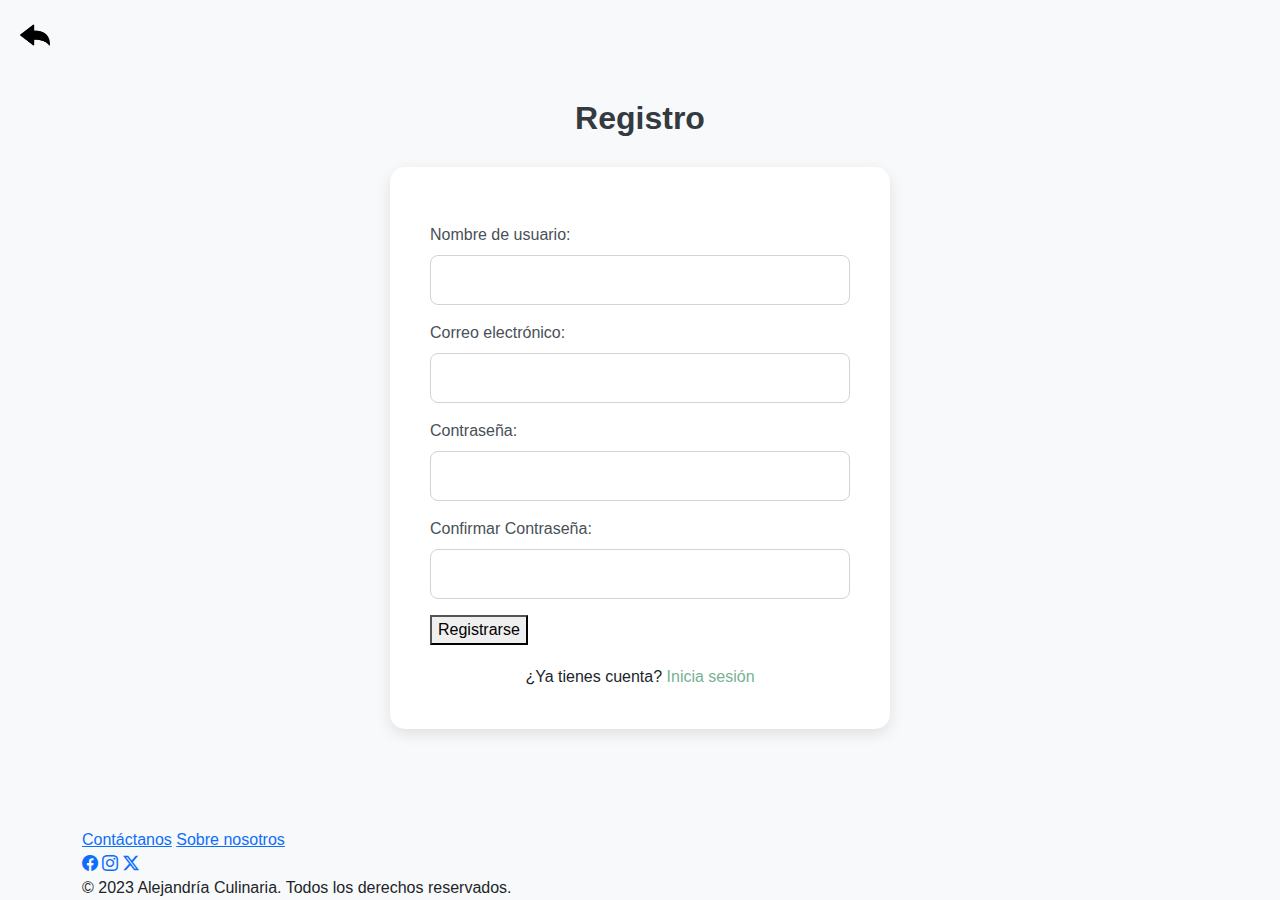
<file: Registro.html>
<!DOCTYPE html>
<html lang="es">

<head>
    <meta charset="UTF-8">
    <meta name="viewport" content="width=device-width, initial-scale=1.0">
    <title>Registro - Alejandria Culinaria</title>
    <link rel="icon" href="assets/logoF.png" type="image/png">
    <!-- Bootstrap CSS -->
    <link rel="stylesheet" href="css/bootstrap.min.css">
    <link rel="stylesheet" href="https://cdn.jsdelivr.net/npm/bootstrap-icons@1.11.1/font/bootstrap-icons.css">
    <link rel="stylesheet" href="Registro.css">
</head>

<body>
    <main class="contenido">
        <a href="index.html"><img src="assets/Atras.png" alt="Volver" class="atras"></a>
        <h1 class="titulor">Registro</h1>

        <div class="registro-box">
            <form action="Index.html" method="get" id="registroForm">
                <div class="form-group">
                    <label for="username">Nombre de usuario:</label>
                    <input type="text" id="username" name="username" required>
                </div>

                <div class="form-group">
                    <label for="correo">Correo electrónico:</label>
                    <input type="email" id="correo" name="correo" required>
                </div>

                <div class="form-group password-container">
                    <label for="password">Contraseña:</label>
                    <input type="password" id="password" name="password" required>
                </div>

                <div class="form-group password-container">
                    <label for="Confpassword">Confirmar Contraseña:</label>
                    <input type="password" id="Confpassword" name="Confpassword" required>
                </div>

                <button type="submit">Registrarse</button>

                <div class="login-link">
                    ¿Ya tienes cuenta? <a href="index.html">Inicia sesión</a>
                </div>
            </form>
        </div>
    </main>

    <footer class="footer">
        <div class="container">
            <div class="footer-container">
                <div class="footer-links">
                    <a href="Contact.html" class="footer-link">Contáctanos</a>
                    <a href="About.html" class="footer-link">Sobre nosotros</a>
                    <div class="social-icons">
                        <a href="#" class="social-icon"><i class="bi bi-facebook"></i></a>
                        <a href="#" class="social-icon"><i class="bi bi-instagram"></i></a>
                        <a href="#" class="social-icon"><i class="bi bi-twitter-x"></i></a>
                    </div>
                </div>

                <div class="copyright">
                    © 2023 Alejandría Culinaria. Todos los derechos reservados.
                </div>
            </div>
        </div>
    </footer>

    <!-- Bootstrap JS -->
    <script src="./js/bootstrap.bundle.min.js"></script>
    <script>
        document.querySelectorAll('a').forEach(link => {
            link.href = link.href.toLowerCase();
        });
    </script>
</html>
</file>
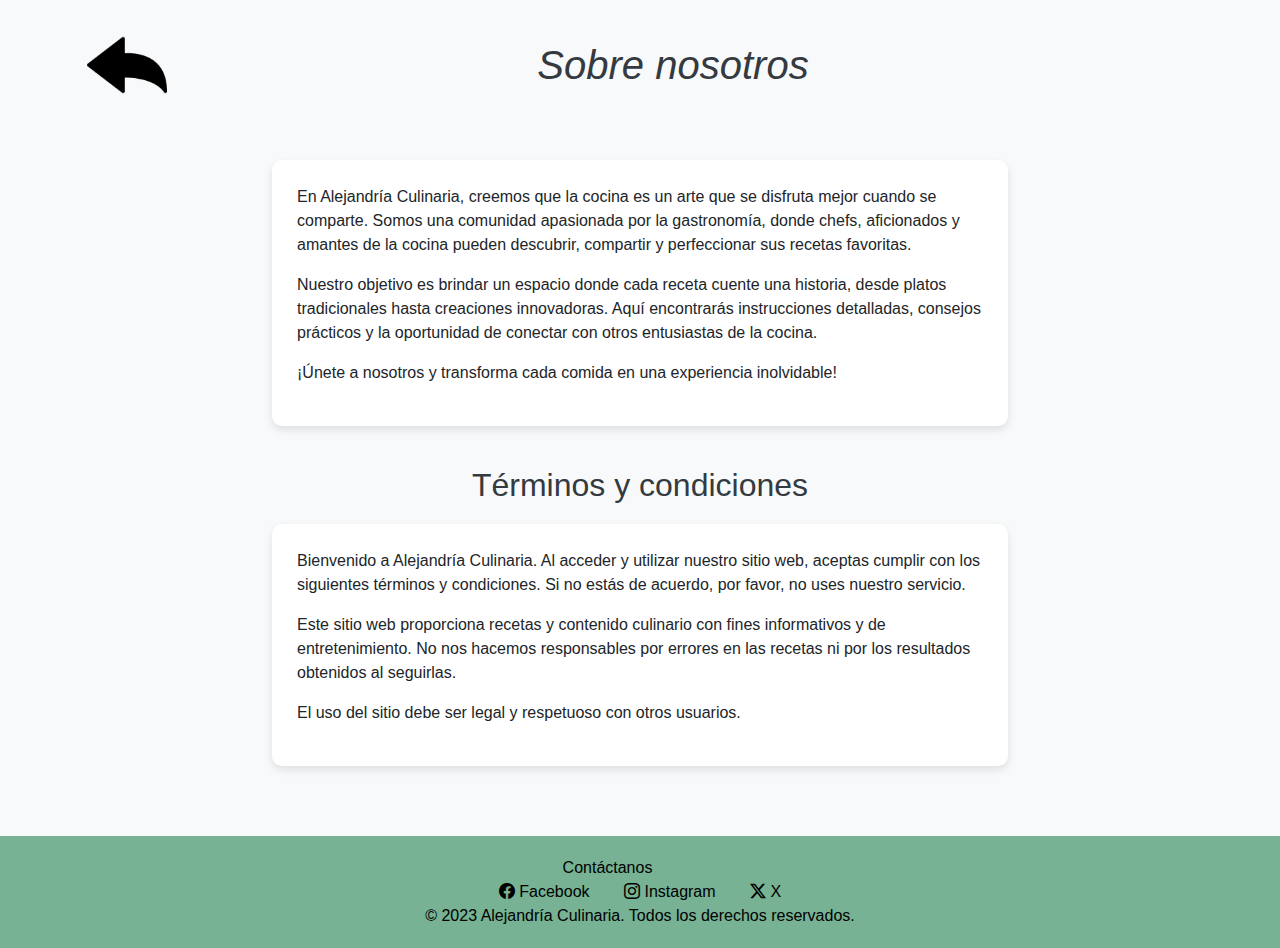
<file: Sobre nosotros.html>
<!DOCTYPE html>
<html lang="es">

<head>
    <meta charset="UTF-8">
    <meta name="viewport" content="width=device-width, initial-scale=1.0">
    <title>Sobre nosotros - Alejandria Culinaria</title>
    <link rel="icon" href="assets/logoF.png" type="image/png">
    <link rel="stylesheet" href="css/bootstrap.min.css">
    <link rel="stylesheet" href="https://cdn.jsdelivr.net/npm/bootstrap-icons@1.11.1/font/bootstrap-icons.css">
    <link rel="stylesheet" href="SobreNosotros.css">
</head>

<body>
    <div class="container">
        <div class="header-container">
            <a href="inicio.html" class="btn-atras">
                <img src="assets/Atras.png" alt="Volver">
            </a>
            <h1 class="titulo-principal">Sobre nosotros</h1>
            <div style="width: 44px;"></div>
        </div>

        <div class="row justify-content-center">
            <div class="col-lg-8">
                <div class="caja">
                    <p>En Alejandría Culinaria, creemos que la cocina es un arte que se disfruta mejor cuando se
                        comparte. Somos una comunidad apasionada por la gastronomía, donde chefs, aficionados y amantes
                        de la cocina pueden descubrir, compartir y perfeccionar sus recetas favoritas.</p>

                    <p>Nuestro objetivo es brindar un espacio donde cada receta cuente una historia, desde platos
                        tradicionales hasta creaciones innovadoras. Aquí encontrarás instrucciones detalladas, consejos
                        prácticos y la oportunidad de conectar con otros entusiastas de la cocina.</p>

                    <p>¡Únete a nosotros y transforma cada comida en una experiencia inolvidable!</p>
                </div>

                <h2 class="subtitulo">Términos y condiciones</h2>

                <div class="caja">
                    <p>Bienvenido a Alejandría Culinaria. Al acceder y utilizar nuestro sitio web, aceptas cumplir con
                        los siguientes términos y condiciones. Si no estás de acuerdo, por favor, no uses nuestro
                        servicio.</p>
                    <p>Este sitio web proporciona recetas y contenido culinario con fines informativos y de
                        entretenimiento. No nos hacemos responsables por errores en las recetas ni por los resultados
                        obtenidos al seguirlas.</p>
                    <p>El uso del sitio debe ser legal y respetuoso con otros usuarios.</p>
                </div>
            </div>
        </div>
    </div>

    <footer class="footer">
        <div class="container">
            <div class="footer-container">
                <div class="footer-links">
                    <a href="Contacto.html" class="footer-link">Contáctanos</a>
                    <div class="social-icons">
                        <a href="https://www.facebook.com/" class="social-icon"><i class="bi bi-facebook"></i>
                            Facebook</a>
                        <a href="https://www.instagram.com/" class="social-icon"><i class="bi bi-instagram"></i>
                            Instagram</a>
                        <a href="https://www.x.com/" class="social-icon"><i class="bi bi-twitter-x"></i> X</a>
                    </div>
                </div>

                <div class="copyright">
                    © 2023 Alejandría Culinaria. Todos los derechos reservados.
                </div>
            </div>
        </div>
    </footer>

    <script src="./js/bootstrap.bundle.min.js"></script>
</body>

</html>
</file>
<file: Busqueda.css>
body {
  background-color: #f8f9fa;
  font-family: 'Segoe UI', Tahoma, Geneva, Verdana, sans-serif;
  display: flex;
  flex-direction: column;
  min-height: 100vh;
}

.header {
  background-color: white;
  box-shadow: 0 2px 10px rgba(0, 0, 0, 0.1);
}

.logo {
  height: 50px;
}

.titulo{
  text-align: center;
    color: #343a40;
    margin: 20px 0 30px;
    font-style: italic;
}

.btn-menu {
  background-color: #76b293;
  color: white;
  border: none;
  transition: background-color 0.3s;
}

.btn-menu:hover {
  background-color: #5d9c7d;
}

.search-box {
  max-width: 600px;
}

.btn-search {
  background-color: #76b293;
  border: none;
  border-radius: 0 5px 5px 0;
  transition: background-color 0.3s;
}

.btn-search:hover {
  background-color: #5d9c7d;
}

.search-icon {
  height: 20px;
}

.filters-container {
  max-width: 1000px;
}

.filter-col {
  padding: 0 10px;
  margin-bottom: 20px;
}

.footer {
  background-color: #76b293;
  color: black;
  padding: 20px 0;
  text-align: center;
  margin-top: 40px;
}

.footer a {
  color: black;
  margin: 0 15px;
  text-decoration: none;
}

.footer-link:first-of-type {
  margin-right: 5rem; 
}

@media (max-width: 980px) {
  .search-box {
    max-width: 600px;
    margin: 1rem auto -2rem auto;
  }

  #filtrom {
    margin-top: -1rem;
  }
}
</file>
<file: Contacto.css>
body {
    font-family: 'Segoe UI', Tahoma, Geneva, Verdana, sans-serif;
    background-color: #f8f9fa;
    padding-top: 20px;
}

.header-container {
    display: flex;
    align-items: center;
    justify-content: space-between;
    padding: 0 20px;
    margin-bottom: 30px;
    position: relative;
}

.logo {
    height: 5rem;

}

.menus {
    display: flex;
    gap: 10px;
    position: absolute;
    left: 50%;
    transform: translateX(-50%);
}

.menus .btn {
    background-color: #76b293;
    color: white;
    border: none;
    white-space: nowrap;
}

.menus .btn:hover {
    background-color: #5d9c7d;
}

.btn-atras {
    padding: 5px;
    background: transparent;
    border: none;
}

.btn-atras img {
    height: 5rem;
    width: auto;
}

.titulo-principal {
    color: #343a40;
    margin: 30px 0;
    font-style: italic;
    text-align: center;
}

.caja-contact {
    background-color: white;
    border-radius: 10px;
    padding: 30px;
    margin-bottom: 30px;
    box-shadow: 0 4px 8px rgba(0, 0, 0, 0.1);
    max-width: 800px;
    margin: 0 auto;
}

.form-label {
    font-weight: 500;
}

.form-control,
.form-select {
    margin-bottom: 15px;
}

.btn-enviar {
    background-color: #76b293;
    color: white;
    padding: 8px 20px;
    border: none;
    margin-top: 10px;
}

.btn-enviar:hover {
    background-color: #5d9c7d;
}

.footer {
    background-color: #76b293;
    color: white;
    padding: 20px 0;
    text-align: center;
    margin-top: 40px;
}

.footer a {
    color: white;
    margin: 0 15px;
    text-decoration: none;
}

.logof {
    height: 40px;
    margin-top: 10px;
}

@media (max-width: 992px) {
    .header-container {
        flex-direction: column;
        gap: 15px;
    }

    .menus {
        position: static;
        transform: none;
        flex-wrap: wrap;
        justify-content: center;
        order: 3;
        width: 100%;
        margin-top: 15px;
    }

    .logo {
        margin-left: 40rem;
        position: absolute;
    }

    .btn-atras {
        margin-right: 40rem;
        position: absolute;
    }
}

@media (max-width: 576px) {
    .menus .btn {
        padding: 5px 10px;
        font-size: 0.9rem;
    }

    .caja-contact {
        padding: 20px;
    }
        .logo {
        margin-top: 3.5rem;
        margin-left: 20rem;
        position: absolute;
    }

    .btn-atras {
        margin-top: 3rem;
        margin-right: 20rem;
        position: absolute;
    }
}
</file>
<file: Crear.css>
body {
    background-color: #f8f9fa;
    font-family: 'Segoe UI', Tahoma, Geneva, Verdana, sans-serif;
    display: flex;
    flex-direction: column;
    min-height: 100vh;
}

.header {
    background-color: white;
    padding: 15px 20px;
    display: flex;
    justify-content: space-between;
    align-items: center;
    box-shadow: 0 2px 10px rgba(0, 0, 0, 0.1);
}

.logo {
    height: 50px;
    order: 3;
}

.atras {
    height: 30px;
    order: 1;
}

.menus {
    display: flex;
    gap: 10px;
    position: absolute;
    left: 50%;
    transform: translateX(-50%);
    order: 2;
}

.btn-menu {
    background-color: #76b293;
    color: white;
    border: none;
    padding: 8px 15px;
    border-radius: 5px;
    cursor: pointer;
    transition: background-color 0.3s;
}

.btn-menu:hover {
    background-color: #5d9c7d;
}

.titulop {
    text-align: center;
    color: #343a40;
    margin: 20px 0 30px;
    font-style: italic;
}

.busquedac {
    display: flex;
    justify-content: center;
    margin: 0 auto 30px;
    max-width: 600px;
    width: 90%;
}

.busquedac input {
    flex-grow: 1;
    padding: 12px 15px;
    border: 1px solid #ced4da;
    border-radius: 8px 0 0 8px;
    font-size: 1rem;
}

.btn-submit {
    background-color: #76b293;
    border: none;
    padding: 0 15px;
    border-radius: 0 8px 8px 0;
    cursor: pointer;
    transition: background-color 0.3s;
}

.btn-submit:hover {
    background-color: #5d9c7d;
}

.submit-icon {
    height: 20px;
}

.filtros {
    display: grid;
    grid-template-columns: repeat(2, 1fr);
    gap: 15px;
    max-width: 800px;
    margin: 1rem auto 2rem;
    padding: 0 15px;
}

.filtros select {
    width: 100%;
    padding: 10px 15px;
    border-radius: 8px;
    border: 1px solid #ced4da;
}

.error-input {
    border-color: #dc3545 !important;
}

.error-message {
    color: #dc3545;
    font-size: 0.875em;
    margin: 2rem;
    align-items: center;
    text-align: center;
    display: none;
}

.input-container {
    display: flex;
    flex-direction: column;
    width: 100%;
}

.select-container {
    display: flex;
    flex-direction: column;
}

.ingredientes-error {
    color: #dc3545;
    font-size: 0.875em;
    margin-bottom: 15px;
    text-align: center;
    display: none;
}

.preparacion-error {
    color: #dc3545;
    font-size: 0.875em;
    margin-bottom: 15px;
    text-align: center;
    display: none;
}

.resultados {
    padding: 15px;
    margin: 20px auto;
    border-radius: 5px;
    max-width: 600px;
    text-align: center;
    display: none;
}

.error {
    background-color: #ffebee;
    border: 1px solid #dc3545;
    color: #dc3545;
    display: block;
}

.exito {
    background-color: #e8f5e9;
    border: 1px solid #4caf50;
    color: #2e7d32;
    display: block;
}

.titulop1 {
    color: #76b293;
    margin: 20px 15px 15px;
    padding-bottom: 10px;
    border-bottom: 2px solid #76b293;
}

.ingredientes-input{
    max-width: 80%;
    box-sizing: border-box;
    padding: 8px;
    font-size: 1rem;
}
.ingredientes-table {
    width: 100%;
    margin: 0 auto 30px;
    border-collapse: collapse;
    table-layout: fixed;
    overflow-x: auto;
}

.ingredientes-table th,
.ingredientes-table td {
    text-align: center;
    border: 1px solid #dee2e6;
}

.ingredientes-table th {
    background-color: #76b293;
    color: white;
}

.btn-agregar {
    background: none;
    border: none;
    padding: 10px;
    cursor: pointer;
}

.agregar-icon {
    height: 25px;
}

.textareaPre {
    width: 100%;
    max-width: 800px;
    height: 200px;
    padding: 15px;
    border: 1px solid #ced4da;
    border-radius: 8px;
    margin: 0 auto 30px;
    display: block;
    resize: vertical;
}

footer {
    background-color: #76b293;
    color: white;
    padding: 20px 0;
    text-align: center;
    margin-top: auto;
}

footer a {
    color: white;
    margin: 0 15px;
    text-decoration: none;
}

.footer-logo {
    height: 40px;
    margin-top: 10px;
}

@media (max-width: 640px) {
    .header {
        flex-wrap: wrap;
        justify-content: center;
        padding-bottom: 20px;
    }

    .logo {
        position: absolute;
        top: 3.5%;
        right: 5%;
        width: 4rem;
        height: auto;
    }

    .atras {
        position: absolute;
        top: 3.5%;
        left: 5%;
        width: 4rem;
        height: auto;
    }

    .menus {
        order: 3;
        position: static;
        transform: none;
        left: auto;
        width: 0%;
        justify-content: center;
        margin-top: 15px;
    }

    .filtros {
        grid-template-columns: 1fr;
    }
}
</file>
<file: Inicio.css>
body {
    background-color: #f8f9fa;
    display: flex;
    flex-direction: column;
    min-height: 100vh;
}

.header-container {
    display: flex;
    justify-content: space-between;
    align-items: center;
    padding: 15px 0;
}

.logo {
    height: 60px;
    margin-right: 15px;
}

.atras {
    height: 40px;
}

.titulo-principal {
    text-align: center;
    margin: 10px 0 25px;
    color: #343a40;
    flex-grow: 1;
}

.menu-botones {
    text-align: center;
    margin-bottom: 30px;
}

.card-receta {
    background-color: #76b293;
    border: none;
    border-radius: 10px;
    box-shadow: 0 4px 8px rgba(0, 0, 0, 0.1);
    transition: transform 0.3s;
    height: 100%;
    display: flex;
    flex-direction: column;
}

.card-receta:hover {
    transform: translateY(-5px);
}

.card-img-container {
    height: 120px;
    display: flex;
    align-items: center;
    justify-content: center;
    margin: 10px 0;
}

.card-receta .card-img {
    max-width: 100%;
    max-height: 120px;
    object-fit: contain;
}

.card-title {
    text-align: center;
    font-weight: bold;
    font-size: 1.1rem;
    min-height: 3rem;
    display: flex;
    align-items: center;
    justify-content: center;
    padding: 0 10px;
}

.card-body {
    display: flex;
    flex-direction: column;
    flex-grow: 1;
    padding: 15px;
}

.ingredientes {
    margin-top: auto;
}

.list-group-item {
    white-space: nowrap;
    overflow: hidden;
    text-overflow: ellipsis;
    padding: 8px 15px;
}

footer {
    background-color: #76b293;
    color: black;
    padding: 20px 0;
    text-align: center;
    margin-top: auto;
}

footer a {
    color: black;
    margin: 0 15px;
    text-decoration: none;
}

.footer-link:first-of-type {
  margin-right: 5rem; 
}

.main-content {
    flex: 1;
    padding-bottom: 30px;
}

.equal-height {
    display: flex;
    flex-direction: column;
    height: 100%;
}
</file>
<file: Receta.css>
body {
    font-family: 'Segoe UI', Tahoma, Geneva, Verdana, sans-serif;
    background-color: #f8f9fa;
    padding-top: 20px;
}

.header-container {
    display: flex;
    align-items: center;
    justify-content: space-between;
    padding: 0 20px;
    margin-bottom: 30px;
    position: relative;
}

.logo {
    height: 50px;
}

.menus {
    display: flex;
    gap: 10px;
    position: absolute;
    left: 50%;
    transform: translateX(-50%);
}

.menus .btn {
    background-color: #76b293;
    color: white;
    border: none;
    white-space: nowrap;
}

.menus .btn:hover {
    background-color: #5d9c7d;
}

.btn-atras {
    padding: 5px;
    background: transparent;
    border: none;
}

.btn-atras img {
    height: 24px;
    width: auto;
}

.titulo-receta {
    color: #343a40;
    margin: 30px 0;
    font-style: italic;
    text-align: center;
}

.imagen-receta {
    width: 100%;
    max-height: 400px;
    object-fit: cover;
    border-radius: 10px;
    margin-bottom: 30px;
}

.seccion-receta {
    background-color: white;
    border-radius: 10px;
    padding: 25px;
    margin-bottom: 30px;
    box-shadow: 0 4px 8px rgba(0, 0, 0, 0.1);
}

.rating {
    display: inline-block;
    direction: rtl;
}

.rating input {
    display: none;
}

.rating label {
    font-size: 2em;
    color: #ddd;
    cursor: pointer;
}

.rating input:checked~label {
    color: #ffcc00;
}

.rating label:hover,
.rating label:hover~label {
    color: #ffcc00;
}

.btn-enviar {
    background-color: #76b293;
    color: white;
    padding: 8px 20px;
    border: none;
    margin-top: 10px;
}

.btn-enviar:hover {
    background-color: #5d9c7d;
}

.btn-favorito {
    background-color: #dc3545;
    color: white;
    border: none;
    padding: 8px 20px;
    margin-bottom: 20px;
    display: flex;
    width: 12rem;
    border-radius: 10px;
    justify-content: center;
    align-items: center;
    gap: 8px;
}

.btn-favorito:hover {
    background-color: #bb2d3b;
}

.footer {
    background-color: #76b293;
    color: black;
    padding: 20px 0;
    text-align: center;
    margin-top: 40px;
}

.footer a {
    color: black;
    margin: 0 15px;
    text-decoration: none;
}

.footer-link:first-of-type {
  margin-right: 5rem; 
}

@media (max-width: 992px) {
    .header-container {
        flex-direction: column;
        gap: 15px;
    }

    .menus {
        position: static;
        transform: none;
        flex-wrap: wrap;
        justify-content: center;
        order: 3;
        width: 100%;
        margin-top: 15px;
    }

    .logo {
        order: 1;
    }

    .btn-atras {
        order: 2;
    }
}

@media (max-width: 576px) {
    .menus .btn {
        padding: 5px 10px;
        font-size: 0.9rem;
    }

    .seccion-receta {
        padding: 15px;
    }

    .rating label {
        font-size: 1.5em;
    }
}
</file>
<file: Registro.css>
body {
    background-color: #f8f9fa;
    display: flex;
    flex-direction: column;
    min-height: 100vh;
    font-family: 'Segoe UI', Tahoma, Geneva, Verdana, sans-serif;
}

.contenido {
    flex: 1;
    display: flex;
    flex-direction: column;
    align-items: center;
    justify-content: center;
    padding: 40px 15px;
}

.titulor {
    color: #343a40;
    font-size: 2rem;
    font-weight: 600;
    margin-bottom: 30px;
    text-align: center;
}

.atras {
    position: absolute;
    top: 20px;
    left: 20px;
    height: 30px;
    transition: transform 0.3s;
}

.atras:hover {
    transform: translateX(-5px);
}

.registro-box {
    width: 100%;
    max-width: 500px;
    background-color: white;
    padding: 40px;
    border-radius: 15px;
    box-shadow: 0 5px 15px rgba(0, 0, 0, 0.1);
}

label {
    display: block;
    margin-bottom: 8px;
    font-weight: 500;
    color: #495057;
}

input {
    width: 100%;
    padding: 12px 15px;
    border: 1px solid #ced4da;
    border-radius: 8px;
    font-size: 1rem;
    transition: all 0.3s;
}

input:focus {
    border-color: #76b293;
    outline: none;
    box-shadow: 0 0 0 3px rgba(118, 178, 147, 0.25);
}

button[type="button"] {
    width: 100%;
    padding: 12px;
    background-color: #76b293;
    color: white;
    border: none;
    border-radius: 8px;
    font-size: 1rem;
    font-weight: 500;
    cursor: pointer;
    transition: background-color 0.3s;
    margin-top: 10px;
}

button[type="button"]:hover {
    background-color: #5d9c7d;
}

.login-link {
    text-align: center;
    margin-top: 20px;
}

.login-link a {
    color: #76b293;
    text-decoration: none;
    font-weight: 500;
    transition: color 0.3s;
}

.login-link a:hover {
    color: #5d9c7d;
    text-decoration: underline;
}

.logof {
    height: 40px;
    margin-top: 10px;
}

.password-container {
    position: relative;
}

.password-toggle {
    position: absolute;
    right: 10px;
    top: 35px;
    cursor: pointer;
    color: #6c757d;
}

.error-message {
    color: #dc3545;
    font-size: 0.875rem;
    padding: 0.5rem;
    display: none;
    width: 80%; 
    border-radius: 4px;
    text-align: center;
    margin-left: 2rem;
}

.form-group
{
    margin: 1rem auto;
}
</file>
<file: SobreNosotros.css>
body {
    font-family: 'Segoe UI', Tahoma, Geneva, Verdana, sans-serif;
    background-color: #f8f9fa;
}

.header-container {
    display: flex;
    align-items: center;
    padding: 20px 0;
    margin-bottom: 30px;
}

.btn-atras {
    margin-right: 20px;
    padding: 5px;
    background: transparent;
    border: none;
}

.btn-atras img {
    height: 5rem;
    width: auto;
}

.titulo-principal {
    color: #343a40;
    margin: 0;
    font-style: italic;
    flex-grow: 1;
    text-align: center;
}

.subtitulo {
    color: #343a40;
    margin: 40px 0 20px;
    text-align: center;
}

.caja {
    background-color: white;
    border-radius: 10px;
    padding: 25px;
    margin-bottom: 30px;
    box-shadow: 0 4px 8px rgba(0, 0, 0, 0.1);
}

.footer {
    background-color: #76b293;
    color: black;
    padding: 20px 0;
    text-align: center;
    margin-top: 40px;
}

.footer a {
    color: black;
    margin: 0 15px;
    text-decoration: none;
}

.footer-link:first-of-type {
  margin-right: 5rem; 
}

@media (max-width: 768px) {
    .header-container {
        padding: 15px 0;
    }

    .btn-atras img {
        height: 2rem;
    }

    .titulo-principal {
        font-size: 1.5rem;
    }
}
</file>
